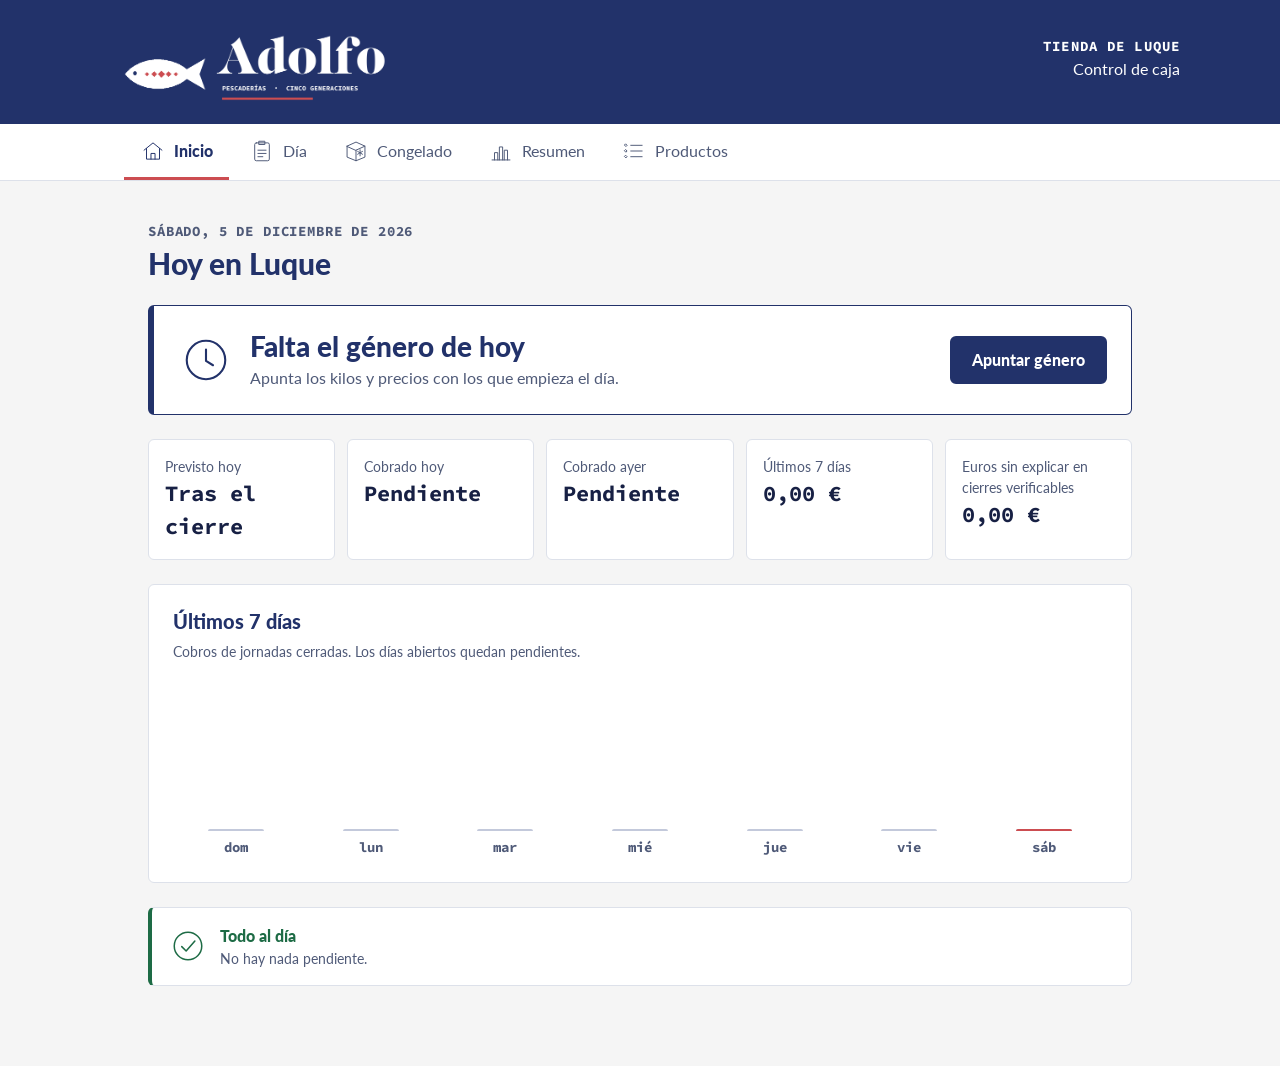
<file: index.html>
<!doctype html>
<html lang="es">
<head>
  <meta charset="utf-8">
  <meta name="viewport" content="width=device-width, initial-scale=1, viewport-fit=cover">
  <meta name="theme-color" content="#22326A">
  <title>Caja Luque · Pescaderías Adolfo</title>
  <link rel="icon" href="assets/icono-192.png">
  <link rel="manifest" href="manifest.webmanifest">
  <link rel="apple-touch-icon" href="assets/icono-apple.png">
  <meta name="apple-mobile-web-app-title" content="Caja Luque">
  <link rel="preconnect" href="https://fonts.googleapis.com">
  <link rel="preconnect" href="https://fonts.gstatic.com" crossorigin>
  <link href="https://fonts.googleapis.com/css2?family=Lato:wght@400;900&family=Source+Code+Pro:wght@700&display=swap" rel="stylesheet">
  <link rel="stylesheet" href="styles.css">
</head>
<body>
  <header class="cabecera">
    <div class="cabecera-in">
      <div class="logo-marco">
        <img src="assets/logo-adolfo.png" alt="Pescaderías Adolfo · Cinco generaciones" width="400" height="137">
      </div>
      <div class="tienda">
        <span class="dato-etiqueta">Tienda de Luque</span>
        <span>Control de caja</span>
      </div>
    </div>
  </header>

  <nav class="nav" aria-label="Secciones">
    <div class="nav-in">
      <button class="nav-btn" data-vista="inicio">
        <svg viewBox="0 0 64 64" aria-hidden="true"><path d="M10 30L32 12l22 18M16 26v26h32V26"/><path d="M27 52V38h10v14"/></svg>
        <span>Inicio</span>
      </button>
      <button class="nav-btn" data-vista="dia">
        <svg viewBox="0 0 64 64" aria-hidden="true"><rect x="14" y="12" width="36" height="44" rx="4"/><path d="M25 8h14v8H25zM22 30h20M22 38h20M22 46h12"/></svg>
        <span>Día</span>
      </button>
      <button class="nav-btn" data-vista="congelado">
        <svg viewBox="0 0 64 64" aria-hidden="true"><path d="M10 20l22-10 22 10-22 10zM10 20v27l22 9 22-9V20M32 30v26"/><path d="M42 29v15M36 33l12 7M36 40l12-7"/></svg>
        <span>Congelado</span>
      </button>
      <button class="nav-btn" data-vista="resumen">
        <svg viewBox="0 0 64 64" aria-hidden="true"><path d="M10 54h44"/><path d="M16 54V36h8v18M28 54V22h8v32M40 54V30h8v24"/></svg>
        <span>Resumen</span>
      </button>
      <button class="nav-btn" data-vista="productos">
        <svg viewBox="0 0 64 64" aria-hidden="true"><path d="M24 18h28M24 32h28M24 46h28"/><path d="M12 15l3 3-3 3-3-3zM12 29l3 3-3 3-3-3zM12 43l3 3-3 3-3-3z"/></svg>
        <span>Productos</span>
      </button>
    </div>
  </nav>

  <main>
    <div id="guardado-error" class="tarjeta error-fijo" role="alert" hidden>
      <strong id="guardado-mensaje"></strong> <button type="button" class="btn secundario" id="guardar-reintento">Reintentar</button>
    </div>
    <!-- INICIO -->
    <section id="vista-inicio" class="vista">
      <p class="sobretitulo" id="inicio-fecha"></p>
      <h1>Hoy en Luque</h1>
      <div id="inicio-estado"></div>
      <div class="cifras" id="inicio-cifras"></div>
      <section class="tarjeta">
        <h2>Últimos 7 días</h2>
        <p class="ayuda">Cobros de jornadas cerradas. Los días abiertos quedan pendientes.</p>
        <div id="inicio-grafico"></div>
      </section>
      <div id="inicio-avisos"></div>
    </section>

    <!-- DÍA -->
    <section id="vista-dia" class="vista" hidden>
      <div class="barra-fecha">
        <button class="btn-icono" id="dia-anterior" aria-label="Día anterior">‹</button>
        <input type="date" id="fecha" aria-label="Fecha">
        <button class="btn-icono" id="dia-siguiente" aria-label="Día siguiente">›</button>
        <button class="btn secundario" id="ir-hoy">Hoy</button>
      </div>
      <h1 id="fecha-larga" class="h1-fecha"></h1>

      <ol class="pasos" aria-label="Pasos del día">
        <li><button data-paso="1"><span class="paso-num">1</span><span class="paso-txt"><strong>Género</strong><small id="estado-paso-1"></small></span></button></li>
        <li><button data-paso="2"><span class="paso-num">2</span><span class="paso-txt"><strong>Cierre</strong><small id="estado-paso-2"></small></span></button></li>
        <li><button data-paso="3"><span class="paso-num">3</span><span class="paso-txt"><strong>Cuadre</strong><small id="estado-paso-3"></small></span></button></li>
      </ol>

      <!-- Paso 1: género -->
      <div id="panel-1" class="panel">
        <section class="tarjeta">
          <h2>Género con el que empieza el día</h2>
          <p class="ayuda">Lo rellena Ismael: kilos exactos de cada producto y precio de venta de hoy. El precio sale con el del último día.</p>
          <div class="rejilla">
            <label>Fondo de caja al empezar (€)
              <input type="text" class="num" inputmode="decimal" data-caja="fondo" placeholder="0,00">
            </label>
            <label>Buscar producto
              <input type="search" id="buscar" placeholder="Ej.: merluza" autocomplete="off">
            </label>
          </div>
          <button type="button" class="btn peligro" id="borrar-dia">Borrar este día</button>
        </section>
        <section class="tarjeta" id="rapido">
          <h2>Dictar o pegar género</h2>
          <p class="ayuda">Toca el micrófono del teclado y dicta varios productos seguidos. Puedes empezar por el producto o por los kilos. Si el precio sigue igual, puedes omitirlo.</p>
          <label>Lista del día
            <textarea id="rapido-texto" rows="3" placeholder="Boquerones gordos cinco kilos a seis euros. Dos kilos de pijota a nueve euros."></textarea>
          </label>
          <button type="button" class="btn primario" id="rapido-leer">Revisar lista</button>
          <div id="rapido-revision"></div>
        </section>
        <div id="genero"></div>
        <details id="cong-apertura" class="tarjeta"></details>
        <details class="tarjeta">
          <summary>Coste de compra por lote</summary>
          <p class="ayuda">Para una compra por cajas, pesa todo el lote sin envases y apunta cuánto se destinó a Luque. El género de apertura se registra arriba.</p>
          <div class="rejilla">
            <label>Producto <select id="lote-producto"></select></label>
            <label>Cajas compradas <input id="lote-cajas" inputmode="numeric"></label>
            <label>€/caja sin IVA <input id="lote-precio" inputmode="decimal"></label>
            <label>Kg netos del lote completo <input id="lote-netos" inputmode="decimal"></label>
            <label>Kg recibidos en Luque <input id="lote-luque" inputmode="decimal"></label>
          </div>
          <button type="button" id="lote-guardar" class="btn secundario">Guardar lote del producto</button>
          <p id="lote-estado" class="ayuda" role="status"></p>
        </details>
        <label class="ayuda"><input id="sin-genero" type="checkbox"> Hoy no hubo género en la tienda</label>
        <div class="acciones">
          <button class="btn primario" data-ir-vista="dia" data-ir-paso="2">Siguiente: cierre</button>
        </div>
      </div>

      <!-- Paso 2: cierre -->
      <div id="panel-2" class="panel" hidden>
        <div id="cierre-estado"></div>
        <fieldset id="cierre-form" class="sin-marco">
          <section class="tarjeta">
            <h2>Pescado y marisco que sobra</h2>
            <p class="ayuda">Pesa lo que queda de cada producto. Escribe 0 si se ha agotado. Una casilla vacía queda pendiente.</p>
            <div class="filas" id="cierre-fresco"></div>
          </section>
          <section class="tarjeta">
            <h2>Congelado que queda</h2>
            <p class="ayuda">Cuenta las bolsas (o pesa, si va a granel). Anota también las existencias que siguen intactas.</p>
            <div class="filas" id="cierre-congelado"></div>
          </section>
          <details class="tarjeta" id="movimientos">
            <summary>Movimientos y cambios de precio</summary>
            <div class="rejilla">
              <label>Producto <select id="salida-prod"></select></label>
              <label>Movimiento <select id="salida-tipo">
                <option value="merma">Pescado que se tira</option><option value="traslado">Traslado a otra tienda</option>
                <option value="precio">Cambio de PVP</option><option value="entrada">Entrada de género durante el día</option>
                <option value="retirada">Otra salida sin venta</option>
              </select></label>
              <label><span id="mov-etiqueta">Cantidad</span><input type="text" inputmode="decimal" id="salida-cant"></label>
              <label id="mov-precio-label" hidden>Nuevo PVP (€ por kg o unidad)<input id="mov-precio" inputmode="decimal"></label>
              <label id="mov-destino-label" hidden>Tienda de destino<input id="mov-destino" placeholder="Ej. Baena"></label>
              <label>Hora real <input type="time" id="mov-hora"></label>
              <label>Orden dentro del minuto <input id="mov-orden" type="number" inputmode="numeric" min="1" max="99" value="1"></label>
              <label>Nota <input type="text" id="salida-motivo" placeholder="Opcional"></label>
            </div>
            <p class="ayuda">Si coinciden con un cambio de precio, apunta 1 para lo que pasó primero, 2 para lo siguiente. El peso al cambiar de precio es lo que quedaba justo entonces.</p>
            <button type="button" class="btn secundario" id="salida-anadir">Añadir movimiento</button>
            <div id="lista-salidas" class="lista-salidas"></div>
          </details>
          <section class="tarjeta">
            <h2>Caja</h2>
            <div class="rejilla">
              <label>Efectivo contado en caja (€)
                <input type="text" class="num" inputmode="decimal" data-caja="contado" placeholder="0,00">
              </label>
              <label>Cobrado con tarjeta (€)
                <input type="text" class="num" inputmode="decimal" data-caja="tarjeta" placeholder="0,00">
              </label>
              <label>Cobrado por Bizum (€)
                <input type="text" class="num" inputmode="decimal" data-caja="bizum" placeholder="0,00">
              </label>
              <label>Gastos pagados con dinero de la caja (€)
                <input type="text" class="num" inputmode="decimal" data-caja="gastos" placeholder="0,00">
              </label>
              <label>Fondo que se deja para mañana (€)
                <input type="text" class="num" inputmode="decimal" data-caja="fondoManana" placeholder="0,00">
              </label>
            </div>
            <details><summary>Otros movimientos de efectivo</summary>
              <p class="ayuda">Para efectivo que entró o salió antes del recuento. Registra cada movimiento una sola vez. Los gastos ya tienen su casilla y el fondo de mañana se aparta después de contar.</p>
              <div class="rejilla">
                <label>Dinero añadido al cajón, aparte del fondo (€)<input data-caja="ingresos" inputmode="decimal"></label>
                <label>Dinero retirado antes de contar, aparte de gastos (€)<input data-caja="retiradas" inputmode="decimal"></label>
              </div></details>
            <details id="desglose">
              <summary>Contar el efectivo por billetes y monedas</summary>
              <div id="desglose-filas" class="desglose"></div>
              <p class="ayuda">El total se pasa solo a «Efectivo contado».</p>
            </details>
            <label>Notas
              <textarea data-caja="notas" rows="2" placeholder="Opcional"></textarea>
            </label>
          </section>
          <div class="acciones">
            <label id="legado-comprobacion" hidden>Parte, ticket o referencia con que has verificado el género, unidades, precios y limpieza de este cierre antiguo
              <input id="legado-parte" type="text"></label>
            <div id="faltas-cierre" role="alert" tabindex="-1" hidden></div>
            <button type="button" class="btn primario" id="terminar-cierre">Terminar cierre</button>
            <div id="confirmar-cierre" class="tarjeta" role="group" aria-labelledby="cierre-pregunta" hidden>
              <p id="cierre-pregunta">¿Guardar los recuentos y cobros y terminar el cierre?</p>
              <div class="botones">
                <button type="button" class="btn primario" id="cierre-confirmar">Confirmar cierre</button>
                <button type="button" class="btn secundario" id="cierre-cancelar">Seguir revisando</button>
              </div>
            </div>
          </div>
        </fieldset>
      </div>

      <!-- Paso 3: cuadre -->
      <div id="panel-3" class="panel" hidden>
        <div id="cuadre"></div>
      </div>
    </section>

    <!-- CONGELADO -->
    <section id="vista-congelado" class="vista" hidden>
      <h1>Congelado</h1>
      <section class="tarjeta">
        <h2>Stock en la tienda</h2>
        <p class="ayuda">Lo que hay ahora y lo que hace falta llevar para llegar al stock ideal.</p>
        <div id="lista-congelado"></div>
        <div class="botones">
          <button type="button" class="btn primario" id="copiar-reposicion">Copiar lista de reposición</button>
          <a class="btn secundario" id="whatsapp-reposicion" target="_blank" rel="noopener">Enviar por WhatsApp</a>
        </div>
      </section>
    </section>

    <!-- RESUMEN -->
    <section id="vista-resumen" class="vista" hidden>
      <h1>Resumen</h1>
      <div class="barra-fecha">
        <label class="en-linea">Mes <input type="month" id="mes"></label>
      </div>
      <div class="cifras" id="cifras-mes"></div>
      <section class="tarjeta">
        <h2>Cobrado cada día</h2>
        <div id="grafico-mes"></div>
      </section>
      <section class="tarjeta">
        <h2>Días</h2>
        <div class="tabla-envoltorio">
          <table class="tabla">
            <thead><tr><th>Día</th><th>Según género</th><th>Cobrado</th><th>Revisión</th></tr></thead>
            <tbody id="tabla-dias"></tbody>
          </table>
        </div>
      </section>
      <section class="tarjeta">
        <h2>Vendido por producto</h2>
        <div class="tabla-envoltorio">
          <table class="tabla">
            <thead><tr><th>Producto</th><th>Cantidad</th><th>Importe</th></tr></thead>
            <tbody id="tabla-productos"></tbody>
          </table>
        </div>
      </section>
    </section>

    <!-- PRODUCTOS -->
    <section id="vista-productos" class="vista" hidden>
      <h1>Productos y ajustes</h1>
      <section class="tarjeta">
        <h2>Ajustes</h2>
        <label class="interruptor">
          <input type="checkbox" id="ajuste-ciegas">
          <span><strong>Cierre a ciegas</strong>
            <small>Al cerrar no se ven los kilos del inicio ni lo que debería haber, y el cuadre solo aparece cuando se termina el cierre.</small></span>
        </label>
        <label>Teclado del mostrador
          <select id="ajuste-teclado">
            <option value="auto">Automático (en móvil y tablet)</option>
            <option value="si">Siempre</option>
            <option value="no">Nunca</option>
          </select>
        </label>
      </section>
      <form class="tarjeta" id="form-producto">
        <h2>Añadir producto</h2>
        <div class="rejilla">
          <label>Nombre <input type="text" id="nuevo-nombre" required></label>
          <label>Tipo
            <select id="nuevo-tipo">
              <option value="fresco">Pescado fresco</option>
              <option value="gordo">Pescado gordo</option>
              <option value="marisco">Marisco</option>
              <option value="congelado">Congelado</option>
            </select>
          </label>
        </div>
        <button type="submit" class="btn primario">Añadir producto</button>
      </form>
      <div id="lista-productos"></div>
      <section class="tarjeta">
        <h2>Copia de seguridad</h2>
        <p class="ayuda">Los datos se guardan en este dispositivo. Descarga una copia de vez en cuando.</p>
        <div class="botones">
          <button type="button" class="btn secundario" id="exportar">Descargar copia</button>
          <label class="btn secundario">Restaurar copia
            <input type="file" id="importar" accept="application/json" hidden>
          </label>
        </div>
      </section>
    </section>
    <p class="ayuda" id="estado-offline" role="status"></p>
  </main>

  <!-- Teclado numérico para el mostrador -->
  <div id="teclado" class="teclado" role="dialog" aria-label="Teclado numérico" hidden>
    <div class="teclado-in">
      <div class="teclado-cab">
        <span id="teclado-campo"></span>
        <output id="teclado-valor"></output>
      </div>
      <div class="teclado-teclas">
        <button data-tecla="7">7</button><button data-tecla="8">8</button><button data-tecla="9">9</button>
        <button data-tecla="4">4</button><button data-tecla="5">5</button><button data-tecla="6">6</button>
        <button data-tecla="1">1</button><button data-tecla="2">2</button><button data-tecla="3">3</button>
        <button data-tecla=",">,</button><button data-tecla="0">0</button>
        <button data-tecla="borrar" aria-label="Borrar último número">⌫</button>
      </div>
      <div class="teclado-acciones">
        <button class="btn secundario" data-tecla="limpiar">Vaciar</button>
        <button class="btn secundario" data-tecla="siguiente">Siguiente</button>
        <button class="btn primario" data-tecla="listo">Listo</button>
      </div>
    </div>
  </div>

  <div id="aviso" class="toast" role="status" aria-live="polite"></div>

  <script src="motor-cierre.js"></script>
  <script src="app.js"></script>
</body>
</html>
</file>
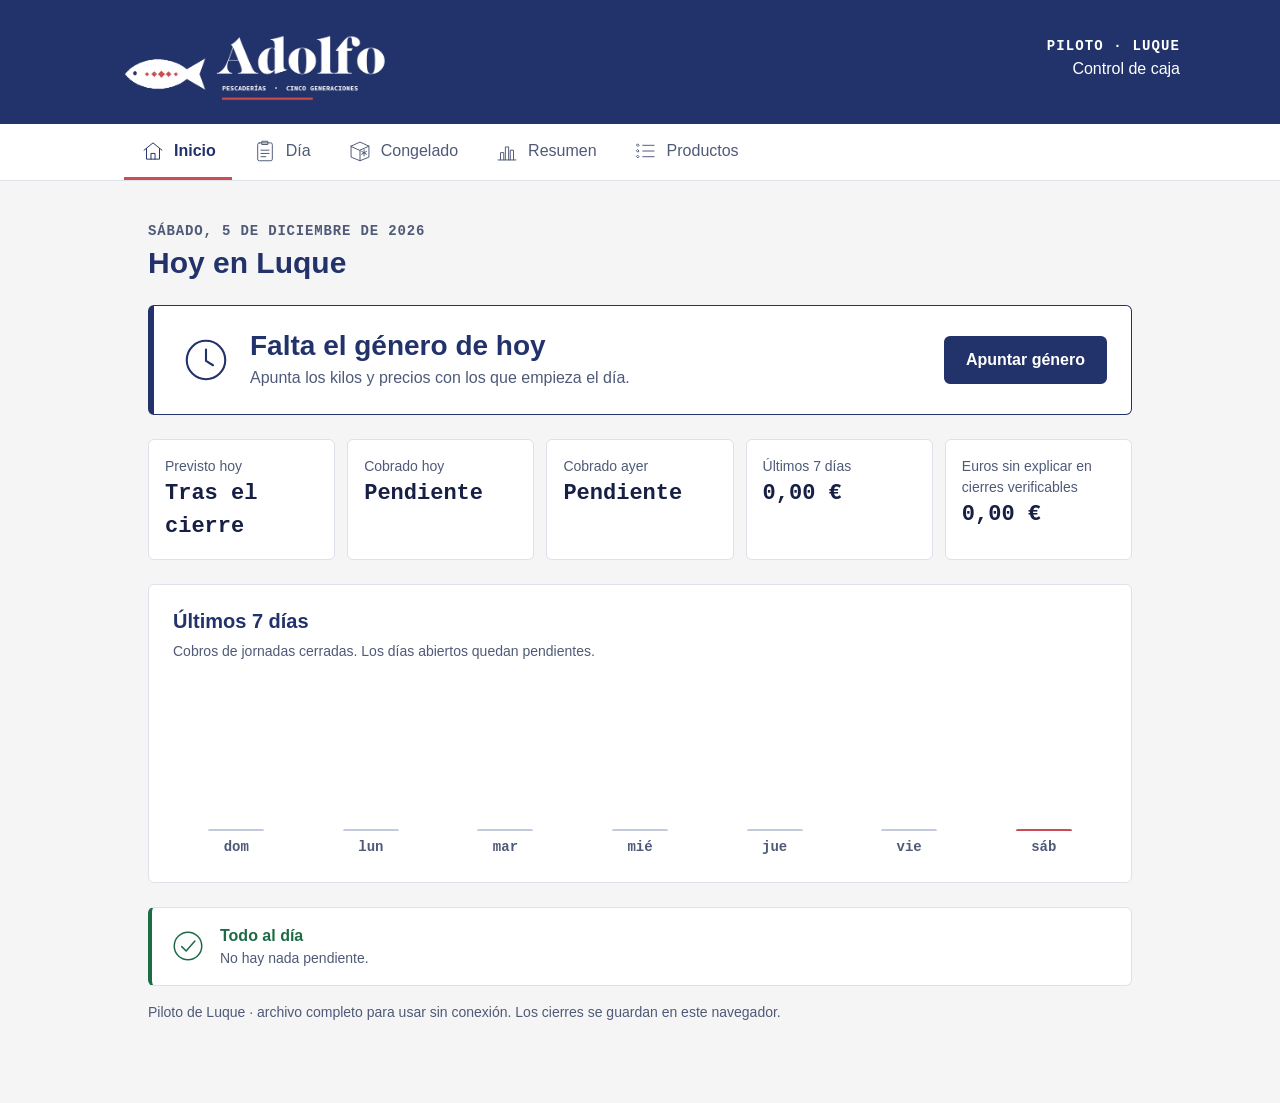
<file: piloto/Luque_piloto.html>
<!doctype html>
<html lang="es" data-piloto>
<head>
  <meta charset="utf-8">
  <meta name="viewport" content="width=device-width, initial-scale=1, viewport-fit=cover">
  <meta name="theme-color" content="#22326A">
  <title>Piloto · Caja Luque · Pescaderías Adolfo</title>
  <link rel="icon" href="[data-uri]">
  <link rel="apple-touch-icon" href="[data-uri]">
  <meta name="apple-mobile-web-app-title" content="Caja Luque">
  <style>/* Caja Luque — identidad Pescaderías Adolfo */

:root {
  --azul: #22326a;
  --coral: #cc4d51;
  --blanco: #ffffff;
  --gris: #f5f5f5;
  --tinta: #172044;
  --suave: #4f5a78;
  --borde: #dde1ea;
  --borde-campo: #8590ad;
  --azul-claro: #e9ecf4;

  /* Estados funcionales (siempre acompañados de icono y texto) */
  --ok: #1d6b45;
  --ok-fondo: #e6f2ec;
  --falta: #b3261e;
  --falta-fondo: #fbeae8;
  --sobra: #7a5300;
  --sobra-fondo: #fdf3df;

  --radio: 6px;
  --control: 48px;
  --letra: "Lato", Arial, sans-serif;
  --letra-dato: "Source Code Pro", Consolas, monospace;
}

* { box-sizing: border-box; }

html { -webkit-text-size-adjust: 100%; }

body {
  margin: 0;
  font-family: var(--letra);
  font-size: 16px;
  line-height: 1.5;
  background: var(--gris);
  color: var(--tinta);
}

h1 { font-weight: 900; font-size: 30px; line-height: 1.15; margin: 0 0 24px; color: var(--azul); }
h2 { font-weight: 900; font-size: 20px; line-height: 1.2; margin: 0 0 8px; color: var(--azul); }
p { margin: 0 0 8px; }
strong { font-weight: 900; }

:focus-visible { outline: 3px solid var(--coral); outline-offset: 2px; }

/* ---------- Cabecera ---------- */

.cabecera { background: var(--azul); color: var(--blanco); padding: 8px 24px 16px; }
.cabecera-in { max-width: 1080px; margin: 0 auto; display: flex; flex-wrap: wrap; align-items: center; justify-content: space-between; gap: 8px 24px; }
.logo-marco { width: 300px; height: 100px; overflow: hidden; flex: none; }
.logo-marco img { display: block; width: 400px; height: auto; }
.tienda { display: flex; flex-direction: column; text-align: right; }
.tienda span:last-child { font-size: 16px; }
.dato-etiqueta { font-family: var(--letra-dato); font-weight: 700; font-size: 14px; letter-spacing: .08em; text-transform: uppercase; }

@media (max-width: 599px) {
  .tienda { text-align: left; flex-direction: row; gap: 12px; align-items: baseline; }
}

/* ---------- Navegación ---------- */

.nav { background: var(--blanco); border-bottom: 1px solid var(--borde); }
.nav-in { max-width: 1080px; margin: 0 auto; display: flex; gap: 4px; padding: 0 24px; }
.nav-btn {
  display: flex; align-items: center; gap: 8px;
  min-height: 56px; padding: 0 16px;
  background: none; border: 0; border-bottom: 3px solid transparent;
  font: inherit; color: var(--suave); cursor: pointer;
}
.nav-btn svg { width: 26px; height: 26px; fill: none; stroke: currentColor; stroke-width: 2.4; stroke-linecap: round; stroke-linejoin: round; }
.nav-btn[aria-current="page"] { color: var(--azul); font-weight: 900; border-bottom-color: var(--coral); }

@media (max-width: 899px) {
  .nav {
    position: fixed; left: 0; right: 0; bottom: 0; z-index: 30;
    border-top: 1px solid var(--borde); border-bottom: 0;
    padding-bottom: env(safe-area-inset-bottom);
  }
  .nav-in { padding: 0; gap: 0; }
  .nav-btn {
    flex: 1; flex-direction: column; justify-content: center; gap: 2px;
    min-height: 64px; padding: 6px 2px; font-size: 14px;
    border-bottom: 0; border-top: 3px solid transparent;
  }
  .nav-btn[aria-current="page"] { border-top-color: var(--coral); }
  .nav-btn span { max-width: 100%; overflow: hidden; text-overflow: ellipsis; }
  body.con-teclado .nav { display: none; }
}

/* ---------- Estructura ---------- */

main { max-width: 1080px; margin: 0 auto; padding: 24px 24px 120px; }
@media (min-width: 900px) { main { padding: 40px 48px 64px; } }
body.con-teclado main { padding-bottom: 420px; }

.sobretitulo { font-family: var(--letra-dato); font-weight: 700; font-size: 14px; letter-spacing: .06em; text-transform: uppercase; color: var(--suave); margin-bottom: 4px; }

.tarjeta {
  background: var(--blanco);
  border: 1px solid var(--borde);
  border-radius: var(--radio);
  padding: 24px;
  margin-bottom: 24px;
}
@media (max-width: 599px) { .tarjeta { padding: 16px; margin-bottom: 16px; } }

.ayuda { color: var(--suave); font-size: 14px; margin-bottom: 16px; }
.rejilla { display: grid; grid-template-columns: repeat(auto-fit, minmax(220px, 1fr)); gap: 0 16px; }
.botones, .acciones { display: flex; flex-wrap: wrap; gap: 12px; }
.acciones { justify-content: flex-end; margin: 8px 0 24px; }
.acciones .btn { min-width: 220px; }
@media (max-width: 599px) { .acciones .btn { width: 100%; } }
fieldset.sin-marco { border: 0; padding: 0; margin: 0; min-width: 0; }

/* ---------- Formularios ---------- */

label { display: block; font-size: 14px; font-weight: 900; color: var(--tinta); margin-bottom: 16px; }
input, select, textarea {
  display: block; width: 100%;
  min-height: var(--control);
  margin-top: 6px;
  padding: 10px 12px;
  font: 400 16px/1.3 var(--letra);
  color: var(--tinta);
  background: var(--blanco);
  border: 1px solid var(--borde-campo);
  border-radius: var(--radio);
}
input:focus, select:focus, textarea:focus { border-color: var(--azul); outline: 2px solid var(--azul); outline-offset: 0; }
input:disabled, select:disabled, textarea:disabled { background: var(--gris); color: var(--suave); }
input.num { font-family: var(--letra-dato); font-weight: 700; font-size: 18px; text-align: right; }
input.num.activo { outline: 3px solid var(--coral); outline-offset: 0; border-color: var(--azul); }
input[type="date"], input[type="month"] { font-family: var(--letra-dato); font-weight: 700; }

.interruptor { display: flex; gap: 12px; align-items: flex-start; font-weight: 400; }
.interruptor input { width: 24px; min-height: 24px; height: 24px; margin: 2px 0 0; flex: none; accent-color: var(--azul); }
.interruptor small { display: block; color: var(--suave); font-size: 14px; }

/* ---------- Botones ---------- */

.btn {
  display: inline-flex; align-items: center; justify-content: center; gap: 8px;
  min-height: var(--control); padding: 0 20px;
  font: 900 16px/1.2 var(--letra);
  border-radius: var(--radio);
  border: 2px solid var(--azul);
  cursor: pointer; text-decoration: none; margin: 0;
}
.btn.primario { background: var(--azul); color: var(--blanco); }
.btn.primario:hover { background: var(--tinta); border-color: var(--tinta); }
.btn.secundario { background: var(--blanco); color: var(--azul); }
.btn.secundario:hover { background: var(--azul-claro); }
.btn.peligro { background: var(--blanco); color: var(--falta); border-color: var(--falta); }
.btn:disabled { opacity: .5; cursor: not-allowed; }
.btn-icono {
  width: var(--control); height: var(--control); flex: none;
  background: var(--blanco); color: var(--azul);
  border: 2px solid var(--azul); border-radius: var(--radio);
  font-size: 26px; line-height: 1; cursor: pointer;
}
.btn-borrar { width: 44px; height: 44px; background: none; border: 0; color: var(--falta); font-size: 20px; cursor: pointer; border-radius: var(--radio); }
.btn-borrar:hover { background: var(--falta-fondo); }

/* ---------- Fecha y pasos ---------- */

.barra-fecha { display: flex; gap: 8px; align-items: center; margin-bottom: 16px; flex-wrap: wrap; }
.barra-fecha input { flex: 1; min-width: 0; margin: 0; }
.en-linea { display: flex; align-items: center; gap: 12px; margin: 0; flex: 1; }
.en-linea input { margin: 0; }
.h1-fecha { font-size: 24px; margin-bottom: 16px; }
.h1-fecha::first-letter { text-transform: uppercase; }

.pasos { list-style: none; padding: 0; margin: 0 0 24px; display: grid; grid-template-columns: repeat(3, 1fr); gap: 8px; }
.pasos button {
  width: 100%; min-height: 64px; display: flex; align-items: center; gap: 10px;
  padding: 8px 12px; text-align: left; cursor: pointer;
  background: var(--blanco); color: var(--tinta);
  border: 1px solid var(--borde); border-radius: var(--radio); font: inherit;
}
.paso-num {
  flex: none; width: 32px; height: 32px; display: grid; place-items: center;
  border: 2px solid var(--azul); border-radius: 50%;
  font-family: var(--letra-dato); font-weight: 700; color: var(--azul);
}
.paso-txt { display: flex; flex-direction: column; line-height: 1.2; min-width: 0; }
.paso-txt small { font-size: 14px; color: var(--suave); white-space: nowrap; overflow: hidden; text-overflow: ellipsis; }
.pasos button[aria-current="step"] { border: 2px solid var(--azul); box-shadow: inset 0 -3px 0 var(--coral); }
.pasos button.hecho .paso-num { background: var(--azul); color: var(--blanco); }
@media (max-width: 599px) {
  .pasos button { flex-direction: column; align-items: center; text-align: center; gap: 4px; padding: 8px 4px; }
  .paso-txt { align-items: center; }
}

/* ---------- Listas de productos ---------- */

.cat-cab { display: flex; align-items: center; gap: 12px; margin-bottom: 8px; }
.cat-cab img { width: 44px; height: 44px; flex: none; }
.cat-cab h2 { margin: 0; }
.cat-cab .ayuda { margin: 0; }

.fila-prod {
  display: grid;
  grid-template-columns: 1fr 104px 104px;
  gap: 8px;
  align-items: center;
  min-height: 60px;
  border-bottom: 1px solid var(--gris);
}
.fila-prod.dos { grid-template-columns: 1fr 120px; }
.fila-prod input { margin: 0; }
.fila-prod.cab { min-height: 0; padding-bottom: 6px; border-bottom: 1px solid var(--borde); }
.fila-prod.cab span { font-family: var(--letra-dato); font-weight: 700; font-size: 14px; color: var(--suave); text-transform: uppercase; letter-spacing: .04em; }
.fila-prod.cab span:not(:first-child) { text-align: right; }
.nombre-prod { display: flex; flex-wrap: wrap; align-items: center; gap: 4px 8px; }
.con-dato .nombre-prod { font-weight: 900; color: var(--azul); }
.con-dato .nombre-prod::before { content: ""; width: 8px; height: 8px; background: var(--coral); transform: rotate(45deg); flex: none; }
.dato { text-align: right; font-family: var(--letra-dato); font-weight: 700; color: var(--suave); }
.etiqueta { font-family: var(--letra-dato); font-weight: 700; font-size: 14px; color: var(--suave); background: var(--gris); border-radius: 4px; padding: 0 6px; }
.oculto { display: none !important; }

details.otros { margin-top: 8px; }
summary { cursor: pointer; font-weight: 900; color: var(--azul); min-height: 44px; display: flex; align-items: center; }

@media (max-width: 420px) {
  .fila-prod { grid-template-columns: 1fr 88px 88px; }
}

/* ---------- Retiradas y mermas ---------- */

.lista-salidas { margin-top: 16px; }
.salida { display: grid; grid-template-columns: auto 1fr auto 44px; gap: 12px; align-items: center; padding: 8px 0; border-top: 1px solid var(--gris); }
.salida small { display: block; color: var(--suave); font-size: 14px; }

/* ---------- Avisos y resultados ---------- */

.icono { width: 40px; height: 40px; flex: none; }
.icono svg { width: 100%; height: 100%; fill: none; stroke: currentColor; stroke-width: 2.4; stroke-linecap: round; stroke-linejoin: round; }

.aviso {
  display: flex; gap: 12px; align-items: center; flex-wrap: wrap;
  background: var(--blanco); border: 1px solid var(--borde); border-left: 4px solid var(--azul);
  border-radius: var(--radio); padding: 16px; margin-bottom: 16px;
}
.aviso .icono { color: var(--azul); }
.aviso > div { flex: 1; min-width: 180px; }
.aviso p { margin: 0; color: var(--suave); font-size: 14px; }
.aviso.ok { border-left-color: var(--ok); }
.aviso.ok .icono { color: var(--ok); }

.resultado {
  display: flex; gap: 16px; align-items: center; flex-wrap: wrap;
  border-radius: var(--radio); padding: 24px; margin-bottom: 24px;
  background: var(--blanco); border: 1px solid var(--borde); border-left-width: 6px;
}
.resultado .icono { width: 56px; height: 56px; }
.resultado > div { flex: 1; min-width: 200px; }
.resultado .grande { font-size: 28px; font-weight: 900; line-height: 1.15; margin: 0; }
.resultado p { margin: 4px 0 0; color: var(--suave); }
.resultado.ok { background: var(--ok-fondo); border-color: var(--ok); }
.resultado.ok .icono, .resultado.ok .grande { color: var(--ok); }
.resultado.falta { background: var(--falta-fondo); border-color: var(--falta); }
.resultado.falta .icono, .resultado.falta .grande { color: var(--falta); }
.resultado.sobra { background: var(--sobra-fondo); border-color: var(--sobra); }
.resultado.sobra .icono, .resultado.sobra .grande { color: var(--sobra); }
.resultado.pendiente { border-color: var(--azul); }
.resultado.pendiente .icono, .resultado.pendiente .grande { color: var(--azul); }

.ok { color: var(--ok); }
.falta { color: var(--falta); }
.sobra { color: var(--sobra); }

/* ---------- Cifras ---------- */

.cifras { display: grid; grid-template-columns: repeat(auto-fit, minmax(140px, 1fr)); gap: 12px; margin-bottom: 24px; }
.cifra { background: var(--blanco); border: 1px solid var(--borde); border-radius: var(--radio); padding: 16px; }
.cifra small { display: block; color: var(--suave); font-size: 14px; }
.cifra strong { font-family: var(--letra-dato); font-weight: 700; font-size: 22px; color: var(--tinta); }

/* ---------- Gráfico de barras ---------- */

.grafico { display: flex; align-items: flex-end; gap: 8px; height: 180px; padding-top: 24px; }
.barra { flex: 1; display: flex; flex-direction: column; align-items: center; justify-content: flex-end; height: 100%; min-width: 0; }
.barra-col { width: 100%; max-width: 56px; background: var(--azul); border-radius: 4px 4px 0 0; min-height: 2px; }
.barra.provisional .barra-col { background: #c3c9db; }
.barra.hoy .barra-col { box-shadow: inset 0 4px 0 var(--coral); }
.barra-valor { font-family: var(--letra-dato); font-weight: 700; font-size: 14px; color: var(--tinta); white-space: nowrap; margin-bottom: 4px; }
.barra-dia { font-family: var(--letra-dato); font-weight: 700; font-size: 14px; color: var(--suave); margin-top: 6px; }
.grafico.denso .barra-valor { display: none; }
.grafico.denso { gap: 3px; }
@media (max-width: 599px) { .grafico .barra-valor { display: none; } }

/* ---------- Detalle de cuadre ---------- */

.linea { display: grid; grid-template-columns: 1fr auto; gap: 4px 16px; padding: 10px 0; border-bottom: 1px solid var(--gris); }
.linea small { color: var(--suave); font-size: 14px; font-family: var(--letra-dato); font-weight: 700; }
.linea .importe { font-family: var(--letra-dato); font-weight: 700; text-align: right; grid-row: span 2; align-self: center; }
.linea.total { border-top: 2px solid var(--azul); border-bottom: 0; font-weight: 900; }
.linea.total .importe { font-size: 20px; }

/* ---------- Tablas ---------- */

.tabla-envoltorio { overflow-x: auto; }
.tabla { width: 100%; border-collapse: collapse; }
.tabla th, .tabla td { padding: 12px 8px; text-align: right; border-bottom: 1px solid var(--borde); white-space: nowrap; }
.tabla td { font-family: var(--letra-dato); font-weight: 700; }
.tabla th:first-child, .tabla td:first-child { text-align: left; font-family: var(--letra); font-weight: 400; }
.tabla th { font-size: 14px; font-weight: 900; color: var(--suave); }
.tabla tbody tr[data-fecha] { cursor: pointer; }
.tabla tbody tr[data-fecha]:hover { background: var(--gris); }
.vacio { color: var(--suave); text-align: center !important; padding: 24px !important; font-family: var(--letra) !important; font-weight: 400 !important; }

/* ---------- Productos ---------- */

.productos .fila-prod { grid-template-columns: 1fr 110px 44px; }
.productos.f-cong { overflow-x: auto; }
.productos.f-cong .fila-prod { grid-template-columns: 1.6fr 1fr 1.3fr repeat(4, 1fr) 44px; min-width: 860px; }
.productos .fila-prod input:first-child { text-align: left; }
.productos select { margin: 0; }

/* ---------- Desglose de efectivo ---------- */

details#desglose { margin-bottom: 16px; }
.desglose { display: grid; grid-template-columns: repeat(auto-fill, minmax(140px, 1fr)); gap: 8px 12px; }
.desglose label { margin: 0; display: grid; grid-template-columns: 60px 1fr; align-items: center; gap: 8px; }
.desglose span { text-align: right; font-family: var(--letra-dato); font-weight: 700; }
.desglose input { margin: 0; }

/* ---------- Teclado del mostrador ---------- */

.teclado {
  position: fixed; left: 0; right: 0; bottom: 0; z-index: 50;
  background: var(--blanco); border-top: 1px solid var(--borde);
  box-shadow: 0 -4px 16px rgba(23, 32, 68, .12);
  padding: 12px 16px calc(12px + env(safe-area-inset-bottom));
}
.teclado-in { max-width: 520px; margin: 0 auto; }
.teclado-cab { display: flex; justify-content: space-between; align-items: baseline; gap: 12px; margin-bottom: 8px; }
#teclado-campo { font-weight: 900; color: var(--azul); overflow: hidden; text-overflow: ellipsis; white-space: nowrap; }
#teclado-valor { font-family: var(--letra-dato); font-weight: 700; font-size: 24px; }
.teclado-teclas { display: grid; grid-template-columns: repeat(3, 1fr); gap: 8px; margin-bottom: 8px; }
.teclado-teclas button {
  min-height: 56px; font-family: var(--letra-dato); font-weight: 700; font-size: 24px;
  background: var(--gris); color: var(--tinta); border: 1px solid var(--borde); border-radius: var(--radio); cursor: pointer;
}
.teclado-teclas button:active { background: var(--azul-claro); }
.teclado-acciones { display: grid; grid-template-columns: 1fr 1fr 1.3fr; gap: 8px; }
.teclado-acciones .btn { padding: 0 8px; }

/* ---------- Mensaje flotante ---------- */

.toast {
  position: fixed; left: 50%; bottom: 96px; transform: translateX(-50%);
  background: var(--tinta); color: var(--blanco);
  padding: 12px 20px; border-radius: var(--radio); z-index: 60;
  opacity: 0; pointer-events: none; transition: opacity .2s;
  max-width: calc(100% - 48px);
}
.toast.visible { opacity: 1; }

@media (prefers-reduced-motion: reduce) {
  * { transition: none !important; scroll-behavior: auto !important; }
}

/* ---------- Rellenar rápido ---------- */

.codigo { font-family: var(--letra-dato); font-weight: 700; font-size: 14px; color: var(--suave); }
.con-dato .nombre-prod .codigo { color: var(--suave); }
#rapido textarea { font-size: 16px; }
#rapido .botones { margin-bottom: 8px; }
#rapido-revision h3 { font-size: 18px; color: var(--azul); margin: 24px 0 4px; }
.fila-prod.rev { grid-template-columns: 28px 1fr 96px 96px; }
.fila-prod.rev input[type="checkbox"] { width: 24px; min-height: 24px; height: 24px; margin: 0; accent-color: var(--azul); }
.fila-prod.cab.rev span:nth-child(2) { text-align: left; }
.fila-prod.rev .nota { display: block; width: 100%; font-size: 14px; color: var(--suave); font-weight: 400; }
.fila-prod.rev.dudosa { background: var(--sobra-fondo); }
.fila-prod.rev.dudosa .nota { color: var(--sobra); font-weight: 900; }
#rapido-revision .aviso { margin-top: 16px; }
#rapido-revision .botones { margin-top: 16px; }
@media (max-width: 420px) { .fila-prod.rev { grid-template-columns: 24px 1fr 80px 80px; gap: 6px; } }

.celda-rev { min-width: 0; }
.celda-rev input { font-size: 16px; padding: 8px 6px; }
.fila-prod.rev { padding: 6px 0; }

/* Revisión del cierre en el mostrador */
.incidencias { margin: .45rem 0; padding-left: 1.3rem; }
.incidencias li { margin-bottom: .35rem; }
.error-fijo, #faltas-cierre { border: 2px solid #a33c39; padding: .8rem; border-radius: .7rem; background: #fff7f4; color: #592522; }
.error-fijo { position: sticky; top: 0; z-index: 25; }
details.tarjeta > summary { cursor: pointer; font-weight: 700; }
details.tarjeta[open] > summary { margin-bottom: .8rem; }
.revision-cifras { display: grid; grid-template-columns: repeat(2,minmax(0,1fr)); gap: .6rem; margin: .7rem 0 1rem; }
.revision-cifras .cifra { min-width: 0; }
.revision-cifras strong { display: block; font-variant-numeric: tabular-nums; }
#vista-dia [hidden], #guardado-error[hidden] { display: none !important; }
#faltas-cierre { flex: 1 0 100%; }
#panel-2 .acciones { flex-wrap: wrap; }
.revision-registro { overflow-wrap: anywhere; }
.revision-registro pre { white-space: pre-wrap; font-size: .82rem; }
.productos:not(.f-cong) .fila-prod { grid-template-columns: minmax(72px,1fr) minmax(42px,.4fr) minmax(55px,.5fr) 36px; }
</style>
</head>
<body>
  <header class="cabecera">
    <div class="cabecera-in">
      <div class="logo-marco">
        <img src="[data-uri]" alt="Pescaderías Adolfo · Cinco generaciones" width="400" height="137">
      </div>
      <div class="tienda">
        <span class="dato-etiqueta">Piloto · Luque</span>
        <span>Control de caja</span>
      </div>
    </div>
  </header>

  <nav class="nav" aria-label="Secciones">
    <div class="nav-in">
      <button class="nav-btn" data-vista="inicio">
        <svg viewBox="0 0 64 64" aria-hidden="true"><path d="M10 30L32 12l22 18M16 26v26h32V26"/><path d="M27 52V38h10v14"/></svg>
        <span>Inicio</span>
      </button>
      <button class="nav-btn" data-vista="dia">
        <svg viewBox="0 0 64 64" aria-hidden="true"><rect x="14" y="12" width="36" height="44" rx="4"/><path d="M25 8h14v8H25zM22 30h20M22 38h20M22 46h12"/></svg>
        <span>Día</span>
      </button>
      <button class="nav-btn" data-vista="congelado">
        <svg viewBox="0 0 64 64" aria-hidden="true"><path d="M10 20l22-10 22 10-22 10zM10 20v27l22 9 22-9V20M32 30v26"/><path d="M42 29v15M36 33l12 7M36 40l12-7"/></svg>
        <span>Congelado</span>
      </button>
      <button class="nav-btn" data-vista="resumen">
        <svg viewBox="0 0 64 64" aria-hidden="true"><path d="M10 54h44"/><path d="M16 54V36h8v18M28 54V22h8v32M40 54V30h8v24"/></svg>
        <span>Resumen</span>
      </button>
      <button class="nav-btn" data-vista="productos">
        <svg viewBox="0 0 64 64" aria-hidden="true"><path d="M24 18h28M24 32h28M24 46h28"/><path d="M12 15l3 3-3 3-3-3zM12 29l3 3-3 3-3-3zM12 43l3 3-3 3-3-3z"/></svg>
        <span>Productos</span>
      </button>
    </div>
  </nav>

  <main>
    <div id="guardado-error" class="tarjeta error-fijo" role="alert" hidden>
      <strong id="guardado-mensaje"></strong> <button type="button" class="btn secundario" id="guardar-reintento">Reintentar</button>
    </div>
    <!-- INICIO -->
    <section id="vista-inicio" class="vista">
      <p class="sobretitulo" id="inicio-fecha"></p>
      <h1>Hoy en Luque</h1>
      <div id="inicio-estado"></div>
      <div class="cifras" id="inicio-cifras"></div>
      <section class="tarjeta">
        <h2>Últimos 7 días</h2>
        <p class="ayuda">Cobros de jornadas cerradas. Los días abiertos quedan pendientes.</p>
        <div id="inicio-grafico"></div>
      </section>
      <div id="inicio-avisos"></div>
    </section>

    <!-- DÍA -->
    <section id="vista-dia" class="vista" hidden>
      <div class="barra-fecha">
        <button class="btn-icono" id="dia-anterior" aria-label="Día anterior">‹</button>
        <input type="date" id="fecha" aria-label="Fecha">
        <button class="btn-icono" id="dia-siguiente" aria-label="Día siguiente">›</button>
        <button class="btn secundario" id="ir-hoy">Hoy</button>
      </div>
      <h1 id="fecha-larga" class="h1-fecha"></h1>

      <ol class="pasos" aria-label="Pasos del día">
        <li><button data-paso="1"><span class="paso-num">1</span><span class="paso-txt"><strong>Género</strong><small id="estado-paso-1"></small></span></button></li>
        <li><button data-paso="2"><span class="paso-num">2</span><span class="paso-txt"><strong>Cierre</strong><small id="estado-paso-2"></small></span></button></li>
        <li><button data-paso="3"><span class="paso-num">3</span><span class="paso-txt"><strong>Cuadre</strong><small id="estado-paso-3"></small></span></button></li>
      </ol>

      <!-- Paso 1: género -->
      <div id="panel-1" class="panel">
        <section class="tarjeta">
          <h2>Género con el que empieza el día</h2>
          <p class="ayuda">Lo rellena Ismael: kilos exactos de cada producto y precio de venta de hoy. El precio sale con el del último día.</p>
          <div class="rejilla">
            <label>Fondo de caja al empezar (€)
              <input type="text" class="num" inputmode="decimal" data-caja="fondo" placeholder="0,00">
            </label>
            <label>Buscar producto
              <input type="search" id="buscar" placeholder="Ej.: merluza" autocomplete="off">
            </label>
          </div>
          <button type="button" class="btn peligro" id="borrar-dia">Borrar este día</button>
        </section>
        <section class="tarjeta" id="rapido">
          <h2>Dictar o pegar género</h2>
          <p class="ayuda">Toca el micrófono del teclado y dicta varios productos seguidos. Puedes empezar por el producto o por los kilos. Si el precio sigue igual, puedes omitirlo.</p>
          <label>Lista del día
            <textarea id="rapido-texto" rows="3" placeholder="Boquerones gordos cinco kilos a seis euros. Dos kilos de pijota a nueve euros."></textarea>
          </label>
          <button type="button" class="btn primario" id="rapido-leer">Revisar lista</button>
          <div id="rapido-revision"></div>
        </section>
        <div id="genero"></div>
        <details id="cong-apertura" class="tarjeta"></details>
        <details class="tarjeta">
          <summary>Coste de compra por lote</summary>
          <p class="ayuda">Para una compra por cajas, pesa todo el lote sin envases y apunta cuánto se destinó a Luque. El género de apertura se registra arriba.</p>
          <div class="rejilla">
            <label>Producto <select id="lote-producto"></select></label>
            <label>Cajas compradas <input id="lote-cajas" inputmode="numeric"></label>
            <label>€/caja sin IVA <input id="lote-precio" inputmode="decimal"></label>
            <label>Kg netos del lote completo <input id="lote-netos" inputmode="decimal"></label>
            <label>Kg recibidos en Luque <input id="lote-luque" inputmode="decimal"></label>
          </div>
          <button type="button" id="lote-guardar" class="btn secundario">Guardar lote del producto</button>
          <p id="lote-estado" class="ayuda" role="status"></p>
        </details>
        <label class="ayuda"><input id="sin-genero" type="checkbox"> Hoy no hubo género en la tienda</label>
        <div class="acciones">
          <button class="btn primario" data-ir-vista="dia" data-ir-paso="2">Siguiente: cierre</button>
        </div>
      </div>

      <!-- Paso 2: cierre -->
      <div id="panel-2" class="panel" hidden>
        <div id="cierre-estado"></div>
        <fieldset id="cierre-form" class="sin-marco">
          <section class="tarjeta">
            <h2>Pescado y marisco que sobra</h2>
            <p class="ayuda">Pesa lo que queda de cada producto. Escribe 0 si se ha agotado. Una casilla vacía queda pendiente.</p>
            <div class="filas" id="cierre-fresco"></div>
          </section>
          <section class="tarjeta">
            <h2>Congelado que queda</h2>
            <p class="ayuda">Cuenta las bolsas (o pesa, si va a granel). Anota también las existencias que siguen intactas.</p>
            <div class="filas" id="cierre-congelado"></div>
          </section>
          <details class="tarjeta" id="movimientos">
            <summary>Movimientos y cambios de precio</summary>
            <div class="rejilla">
              <label>Producto <select id="salida-prod"></select></label>
              <label>Movimiento <select id="salida-tipo">
                <option value="merma">Pescado que se tira</option><option value="traslado">Traslado a otra tienda</option>
                <option value="precio">Cambio de PVP</option><option value="entrada">Entrada de género durante el día</option>
                <option value="retirada">Otra salida sin venta</option>
              </select></label>
              <label><span id="mov-etiqueta">Cantidad</span><input type="text" inputmode="decimal" id="salida-cant"></label>
              <label id="mov-precio-label" hidden>Nuevo PVP (€ por kg o unidad)<input id="mov-precio" inputmode="decimal"></label>
              <label id="mov-destino-label" hidden>Tienda de destino<input id="mov-destino" placeholder="Ej. Baena"></label>
              <label>Hora real <input type="time" id="mov-hora"></label>
              <label>Orden dentro del minuto <input id="mov-orden" type="number" inputmode="numeric" min="1" max="99" value="1"></label>
              <label>Nota <input type="text" id="salida-motivo" placeholder="Opcional"></label>
            </div>
            <p class="ayuda">Si coinciden con un cambio de precio, apunta 1 para lo que pasó primero, 2 para lo siguiente. El peso al cambiar de precio es lo que quedaba justo entonces.</p>
            <button type="button" class="btn secundario" id="salida-anadir">Añadir movimiento</button>
            <div id="lista-salidas" class="lista-salidas"></div>
          </details>
          <section class="tarjeta">
            <h2>Caja</h2>
            <div class="rejilla">
              <label>Efectivo contado en caja (€)
                <input type="text" class="num" inputmode="decimal" data-caja="contado" placeholder="0,00">
              </label>
              <label>Cobrado con tarjeta (€)
                <input type="text" class="num" inputmode="decimal" data-caja="tarjeta" placeholder="0,00">
              </label>
              <label>Cobrado por Bizum (€)
                <input type="text" class="num" inputmode="decimal" data-caja="bizum" placeholder="0,00">
              </label>
              <label>Gastos pagados con dinero de la caja (€)
                <input type="text" class="num" inputmode="decimal" data-caja="gastos" placeholder="0,00">
              </label>
              <label>Fondo que se deja para mañana (€)
                <input type="text" class="num" inputmode="decimal" data-caja="fondoManana" placeholder="0,00">
              </label>
            </div>
            <details><summary>Otros movimientos de efectivo</summary>
              <p class="ayuda">Para efectivo que entró o salió antes del recuento. Registra cada movimiento una sola vez. Los gastos ya tienen su casilla y el fondo de mañana se aparta después de contar.</p>
              <div class="rejilla">
                <label>Dinero añadido al cajón, aparte del fondo (€)<input data-caja="ingresos" inputmode="decimal"></label>
                <label>Dinero retirado antes de contar, aparte de gastos (€)<input data-caja="retiradas" inputmode="decimal"></label>
              </div></details>
            <details id="desglose">
              <summary>Contar el efectivo por billetes y monedas</summary>
              <div id="desglose-filas" class="desglose"></div>
              <p class="ayuda">El total se pasa solo a «Efectivo contado».</p>
            </details>
            <label>Notas
              <textarea data-caja="notas" rows="2" placeholder="Opcional"></textarea>
            </label>
          </section>
          <div class="acciones">
            <label id="legado-comprobacion" hidden>Parte, ticket o referencia con que has verificado el género, unidades, precios y limpieza de este cierre antiguo
              <input id="legado-parte" type="text"></label>
            <div id="faltas-cierre" role="alert" tabindex="-1" hidden></div>
            <button type="button" class="btn primario" id="terminar-cierre">Terminar cierre</button>
            <div id="confirmar-cierre" class="tarjeta" role="group" aria-labelledby="cierre-pregunta" hidden>
              <p id="cierre-pregunta">¿Guardar los recuentos y cobros y terminar el cierre?</p>
              <div class="botones">
                <button type="button" class="btn primario" id="cierre-confirmar">Confirmar cierre</button>
                <button type="button" class="btn secundario" id="cierre-cancelar">Seguir revisando</button>
              </div>
            </div>
          </div>
        </fieldset>
      </div>

      <!-- Paso 3: cuadre -->
      <div id="panel-3" class="panel" hidden>
        <div id="cuadre"></div>
      </div>
    </section>

    <!-- CONGELADO -->
    <section id="vista-congelado" class="vista" hidden>
      <h1>Congelado</h1>
      <section class="tarjeta">
        <h2>Stock en la tienda</h2>
        <p class="ayuda">Lo que hay ahora y lo que hace falta llevar para llegar al stock ideal.</p>
        <div id="lista-congelado"></div>
        <div class="botones">
          <button type="button" class="btn primario" id="copiar-reposicion">Copiar lista de reposición</button>
          <a class="btn secundario" id="whatsapp-reposicion" target="_blank" rel="noopener">Enviar por WhatsApp</a>
        </div>
      </section>
    </section>

    <!-- RESUMEN -->
    <section id="vista-resumen" class="vista" hidden>
      <h1>Resumen</h1>
      <div class="barra-fecha">
        <label class="en-linea">Mes <input type="month" id="mes"></label>
      </div>
      <div class="cifras" id="cifras-mes"></div>
      <section class="tarjeta">
        <h2>Cobrado cada día</h2>
        <div id="grafico-mes"></div>
      </section>
      <section class="tarjeta">
        <h2>Días</h2>
        <div class="tabla-envoltorio">
          <table class="tabla">
            <thead><tr><th>Día</th><th>Según género</th><th>Cobrado</th><th>Revisión</th></tr></thead>
            <tbody id="tabla-dias"></tbody>
          </table>
        </div>
      </section>
      <section class="tarjeta">
        <h2>Vendido por producto</h2>
        <div class="tabla-envoltorio">
          <table class="tabla">
            <thead><tr><th>Producto</th><th>Cantidad</th><th>Importe</th></tr></thead>
            <tbody id="tabla-productos"></tbody>
          </table>
        </div>
      </section>
    </section>

    <!-- PRODUCTOS -->
    <section id="vista-productos" class="vista" hidden>
      <h1>Productos y ajustes</h1>
      <section class="tarjeta">
        <h2>Ajustes</h2>
        <label class="interruptor">
          <input type="checkbox" id="ajuste-ciegas">
          <span><strong>Cierre a ciegas</strong>
            <small>Al cerrar no se ven los kilos del inicio ni lo que debería haber, y el cuadre solo aparece cuando se termina el cierre.</small></span>
        </label>
        <label>Teclado del mostrador
          <select id="ajuste-teclado">
            <option value="auto">Automático (en móvil y tablet)</option>
            <option value="si">Siempre</option>
            <option value="no">Nunca</option>
          </select>
        </label>
      </section>
      <form class="tarjeta" id="form-producto">
        <h2>Añadir producto</h2>
        <div class="rejilla">
          <label>Nombre <input type="text" id="nuevo-nombre" required></label>
          <label>Tipo
            <select id="nuevo-tipo">
              <option value="fresco">Pescado fresco</option>
              <option value="gordo">Pescado gordo</option>
              <option value="marisco">Marisco</option>
              <option value="congelado">Congelado</option>
            </select>
          </label>
        </div>
        <button type="submit" class="btn primario">Añadir producto</button>
      </form>
      <div id="lista-productos"></div>
      <section class="tarjeta">
        <h2>Copia de seguridad</h2>
        <p class="ayuda">Los datos se guardan en este dispositivo. Descarga una copia de vez en cuando.</p>
        <div class="botones">
          <button type="button" class="btn secundario" id="exportar">Descargar copia</button>
          <label class="btn secundario">Restaurar copia
            <input type="file" id="importar" accept="application/json" hidden>
          </label>
        </div>
      </section>
    </section>
    <p class="ayuda" id="estado-offline" role="status"></p>
  </main>

  <!-- Teclado numérico para el mostrador -->
  <div id="teclado" class="teclado" role="dialog" aria-label="Teclado numérico" hidden>
    <div class="teclado-in">
      <div class="teclado-cab">
        <span id="teclado-campo"></span>
        <output id="teclado-valor"></output>
      </div>
      <div class="teclado-teclas">
        <button data-tecla="7">7</button><button data-tecla="8">8</button><button data-tecla="9">9</button>
        <button data-tecla="4">4</button><button data-tecla="5">5</button><button data-tecla="6">6</button>
        <button data-tecla="1">1</button><button data-tecla="2">2</button><button data-tecla="3">3</button>
        <button data-tecla=",">,</button><button data-tecla="0">0</button>
        <button data-tecla="borrar" aria-label="Borrar último número">⌫</button>
      </div>
      <div class="teclado-acciones">
        <button class="btn secundario" data-tecla="limpiar">Vaciar</button>
        <button class="btn secundario" data-tecla="siguiente">Siguiente</button>
        <button class="btn primario" data-tecla="listo">Listo</button>
      </div>
    </div>
  </div>

  <div id="aviso" class="toast" role="status" aria-live="polite"></div>

  <script>
// Cantidades en milésimas de kg/ud; dinero en céntimos. El motor no lee el catálogo ni el reloj.
const MotorCierre = (() => {
  const copia = (obj) => JSON.parse(JSON.stringify(obj));
  const objeto = (x) => x !== null && typeof x === 'object' && !Array.isArray(x);
  const numero = (x) => typeof x === 'number' && Number.isFinite(x) && x >= 0;
  const moneda = (x) => numero(x) && Number.isSafeInteger(x);
  const cantidad = (x, unidad) => numero(x) && Number.isSafeInteger(Math.round(x * 1000))
    && Math.abs(x * 1000 - Math.round(x * 1000)) < 0.000001 && (unidad !== 'ud' || Number.isInteger(x));
  const mil = (x) => Math.round(x * 1000);
  const fmtN = (x) => x.toLocaleString('es-ES', { maximumFractionDigits: 3 });
  const tipos = ['entrada', 'precio', 'merma', 'traslado', 'retirada'];
  const horaValida = (x) => typeof x === 'string' && /^([01]\d|2[0-3]):[0-5]\d$/.test(x);
  const validaOrden = (x) => Number.isSafeInteger(x) && x >= 1 && x <= 99;
  const camposCaja = { fondo: 'fondo de apertura', contado: 'efectivo contado', tarjeta: 'total de tarjeta', bizum: 'total de Bizum' };
  // La báscula entrega gramos. Redondeamos al céntimo al final de cada tramo, incluso en un medio céntimo exacto.
  function importeTramo(gramos, precio, limpieza) {
    if (gramos <= 0 || !Number.isSafeInteger(gramos) || !moneda(precio) || !numero(limpieza) || limpieza > 100) return 0;
    if (limpieza === 0 && Number.isSafeInteger(gramos * precio)) return Math.round(gramos * precio / 1000);
    const [mantisa, exponente = '0'] = String(limpieza).split('e');
    const [entera, decimal = ''] = mantisa.split('.');
    const lugares = decimal.length - Number(exponente);
    const escala = 10n ** BigInt(Math.max(0, lugares));
    const porcentaje = BigInt(entera + decimal) * 10n ** BigInt(Math.max(0, -lugares));
    const dividendo = BigInt(gramos) * BigInt(precio) * (100n * escala - porcentaje);
    const divisor = 100000n * escala;
    return Number((2n * dividendo + divisor) / (2n * divisor));
  }
  function ficha(p, pvp, apertura) {
    return { id: p.id, nombre: p.nombre, tipo: p.tipo, unidad: p.tipo === 'congelado' && p.unidad !== 'kg' ? 'ud' : 'kg',
      formato: p.formato || '', merma: p.merma ?? 0, coste: p.coste ?? null, pvp: pvp ?? null, apertura: apertura ?? 0 };
  }
  function compra(lote) {
    if (!lote) return null;
    const { cajas, precioCaja, kgNetos, kgLuque } = lote;
    const base = Number.isSafeInteger(cajas) && cajas > 0 && moneda(precioCaja) ? cajas * precioCaja : null;
    const coste = base != null && cantidad(kgNetos, 'kg') && kgNetos > 0 ? base / kgNetos : null;
    const asignado = coste != null && cantidad(kgLuque, 'kg') && kgLuque <= kgNetos ? Math.round(base * mil(kgLuque) / mil(kgNetos)) : null;
    return { base, coste, asignado };
  }
  function linea(p, d, movimientos) {
    const id = p.id, unidad = p.unidad;
    const esCong = p.tipo === 'congelado';
    const r = (esCong ? d.congelado : d.fresco)?.[id] || {};
    const inicio = esCong ? (r.inicial ?? p.apertura) + (r.repuesto ?? 0) : (r.kg ?? 0);
    const queda = esCong ? r.quedan : r.sobra;
    const pvpInicial = Object.hasOwn(r, 'pvp') ? r.pvp : p.pvp;
    const lote = compra(d.lotes?.[id]);
    const coste = lote ? lote.coste : (p.coste ?? null);
    function costeDe(gramos) {
      if (gramos === 0) return 0;
      if (!numero(coste)) return null;
      return lote ? Math.round(gramos * lote.base / mil(d.lotes[id].kgNetos)) : Math.round(gramos * coste / 1000);
    }
    const margenPendiente = [];
    const faltas = [], tramos = [], salidas = [];
    const fallo = (s) => faltas.push(p.nombre + ' · ' + s);
    const neta = (x) => fmtN(x / 1000) + ' ' + unidad;
    if (!cantidad(inicio, unidad) || (esCong && !cantidad(r.repuesto ?? 0, unidad))) fallo('revisa la cantidad de apertura o reposición.');
    if (p.origenPendiente && r.inicial == null) fallo('falta el recuento de ' + p.origenPendiente + '. Confirma la apertura física del congelado en el paso 1.');
    if (queda == null) fallo('falta el recuento final. Escribe 0 si está agotado.');
    else if (!cantidad(queda, unidad)) fallo('revisa el recuento final en ' + unidad + '.');
    if (!numero(p.merma) || p.merma > 100) fallo('revisa el porcentaje de limpieza (0–100).');
    let stock = cantidad(inicio, unidad) ? mil(inicio) : 0;
    let precio = pvpInicial, desde = 'Apertura', entradas = 0, retiradas = 0, tirado = 0;
    let vendido = 0, neto = 0, importe = 0;
    const movs = [...movimientos].sort((a,b) => String(a.hora).localeCompare(String(b.hora)) || (a.orden ?? 1) - (b.orden ?? 1));
    const visto = new Set();
    function tramo(final, hasta) {
      const bruto = stock + entradas - retiradas - final;
      if (bruto < 0) fallo(hasta + ': apertura ' + neta(stock) + ', entradas ' + neta(entradas) + ', salidas '
        + neta(retiradas) + ' y recuento ' + neta(final) + '. Sobran ' + neta(-bruto) + ' en las anotaciones. Revisa el peso y el orden.');
      if (bruto > 0 && (!moneda(precio) || precio === 0)) fallo('falta un PVP positivo para el tramo ' + desde + '–' + hasta + '.');
      const pesoVenta = bruto / 1000 * (1 - p.merma / 100);
      const valor = importeTramo(bruto, precio, p.merma);
      tramos.push({ desde, hasta, inicio: stock/1000, entradas: entradas/1000, salidas: retiradas/1000, queda: final/1000,
        bruto: bruto/1000, neto: pesoVenta, pvp: precio, importe: valor });
      vendido += bruto; neto += pesoVenta; importe += valor;
      stock = final; entradas = 0; retiradas = 0; desde = hasta;
    }
    for (const m of movs) {
      if (!tipos.includes(m.tipo)) { fallo('movimiento de tipo desconocido.'); continue; }
      if (!horaValida(m.hora)) fallo('revisa la hora real de un movimiento.');
      if (m.orden != null && !validaOrden(m.orden)) fallo('revisa el orden del minuto ' + m.hora + '.');
      const llave = m.hora + '/' + (m.orden ?? 1);
      if (visto.has(llave) && movs.some((otro) => otro.hora === m.hora && otro.tipo === 'precio')) fallo('a las ' + m.hora + ' indica órdenes distintos para ordenar los movimientos y la rebaja.');
      visto.add(llave);
      if (!cantidad(m.cant, unidad) || (m.tipo !== 'precio' && m.cant === 0)) { fallo(m.hora + ': cantidad inválida.'); continue; }
      if (m.tipo === 'precio') {
        if (!moneda(m.pvp) || m.pvp === 0) fallo(m.hora + ': falta el nuevo PVP.');
        tramo(mil(m.cant), m.hora);
        precio = m.pvp;
      } else if (m.tipo === 'entrada') entradas += mil(m.cant);
      else {
        if (m.tipo === 'traslado' && !String(m.destino || '').trim()) fallo(m.hora + ': indica la tienda de destino.');
        retiradas += mil(m.cant);
        if (stock + entradas < retiradas) fallo(m.hora + ': las salidas superan el género disponible en ' + neta(retiradas - stock - entradas) + '. Revisa la cantidad o la hora.');
        if (m.tipo === 'merma') tirado += mil(m.cant);
        salidas.push({ ...m, p, valor: m.tipo === 'merma' ? costeDe(mil(m.cant)) : null });
      }
    }
    if (cantidad(queda, unidad)) tramo(mil(queda), 'Cierre');
    const finBruto = vendido / 1000;
    const costeTirado = costeDe(tirado);
    const costeVendido = costeDe(vendido);
    if ((vendido || tirado) && !numero(coste)) margenPendiente.push(p.nombre + (lote ? ' · falta completar el coste y el peso neto del lote.' : ' · falta el coste de compra.'));
    if (lote && lote.asignado == null) margenPendiente.push(p.nombre + ' · coste asignado a Luque pendiente. Revisa cajas, precio por caja, peso neto del lote y kg recibidos.');
    return { p, inicio, queda: queda ?? null, pvp: pvpInicial, coste, lote, tramos, salidasDetalle: salidas,
      salidas: salidas.reduce((n, s) => n + s.cant, 0), vendido: finBruto, neto, importe: faltas.length ? null : importe,
      costeTirado, costeVendido, margen: faltas.length || costeVendido == null || costeTirado == null ? null : importe - costeVendido - costeTirado,
      faltas: [...new Set(faltas)], margenPendiente };
  }
  function calcular(d, fichas) {
    const movimientos = d.salidas || [], caja = copia(d.caja || {});
    const activas = fichas.filter((p) => {
      const r = d.fresco?.[p.id] || d.congelado?.[p.id] || {};
      return (p.tipo === 'congelado' && (p.apertura !== 0 || p.origenPendiente)) || [r.kg, r.repuesto, r.inicial, r.sobra, r.quedan].some(v => v != null && v !== 0)
        || r.sobra === 0 || r.quedan === 0 || movimientos.some(m => m.prod === p.id);
    });
    const lineas = activas.map((p) => linea(p, d, movimientos.filter(m => m.prod === p.id)));
    const faltasGenero = lineas.flatMap(l => l.faltas);
    if (d.correccion?.antes?.cerrado?.informe?.legado && !d.parteLegado?.trim()) faltasGenero.push('Cierre antiguo · indica el comprobante con que has verificado pesos, unidades, PVP y limpieza.');
    if (d.sinGenero && lineas.some(l => l.inicio > 0 || l.vendido > 0)) faltasGenero.push('Apertura · hay género anotado. Desmarca «Hoy no hubo género» o revisa las existencias.');
    const ids = new Set(fichas.map(p => p.id));
    for (const id of [...Object.keys(d.fresco || {}), ...Object.keys(d.congelado || {}), ...movimientos.map(m => m.prod)]) {
      if (!ids.has(id)) faltasGenero.push('Referencia ' + id + ' · no se conserva su ficha. Revisa el producto.');
    }
    if (!lineas.length && !d.sinGenero) faltasGenero.push('Apertura · apunta el género o confirma que hoy no hubo existencias.');
    const faltasCaja = [];
    for (const [k, label] of Object.entries(camposCaja)) {
      if (!moneda(caja[k])) faltasCaja.push('Caja · revisa ' + label + '. Escribe 0 si corresponde.');
    }
    for (const [k,label] of Object.entries({ gastos: 'gastos', ingresos: 'entradas de efectivo', retiradas: 'retiradas de efectivo', fondoManana: 'fondo de mañana' })) {
      if (caja[k] != null && !moneda(caja[k])) faltasCaja.push('Caja · revisa ' + label + '.');
    }
    if (caja.fondoManana != null && caja.contado != null && caja.fondoManana > caja.contado) faltasCaja.push('Caja · el fondo de mañana supera el cajón contado.');
    const efectivoVendido = (caja.contado ?? 0) - (caja.fondo ?? 0) + (caja.gastos ?? 0) + (caja.retiradas ?? 0) - (caja.ingresos ?? 0);
    const real = faltasCaja.length ? null : efectivoVendido + caja.tarjeta + caja.bizum;
    const teorico = faltasGenero.length ? null : lineas.reduce((sum,l) => sum + l.importe, 0);
    return { lineas, salidas: lineas.flatMap(l => l.salidasDetalle), caja, teorico, real, efectivoVendido,
      diferencia: real == null || teorico == null ? null : real - teorico, hayCaja: real != null,
      faltas: [...new Set([...faltasGenero, ...faltasCaja])], margenPendiente: lineas.flatMap(l => l.margenPendiente) };
  }
  function justificar(diferencia, anteriores, valor, comprobante) {
    const resto = diferencia == null ? null : diferencia - anteriores.reduce((s,j) => s + j.importe, 0);
    if (!Number.isSafeInteger(valor) || valor === 0 || resto == null || Math.sign(valor) !== Math.sign(resto)
      || Math.abs(valor) > Math.abs(resto) || !String(comprobante || '').trim()) throw new Error('Indica el importe con su signo y un comprobante. El importe debe caber en la diferencia pendiente.');
  }
  function ver(d, informe) {
    const justificaciones = d.justificaciones || [];
    let resto = informe.diferencia;
    const validas = [];
    for (const j of justificaciones) {
      try { justificar(informe.diferencia, validas, j.importe, j.comprobante); }
      catch { return { ...informe, cerrado: d.cerrado ? { hora: d.cerrado.hora } : null, sinExplicar: null, faltas: [...informe.faltas, 'Caja · revisa las justificaciones.'] }; }
      validas.push(j); resto -= j.importe;
    }
    return { ...informe, cerrado: d.cerrado ? { hora: d.cerrado.hora } : null, sinExplicar: resto };
  }
  function cerrar(d, fichas, instante, hora) {
    if (d.cerrado) return;
    const informe = calcular(d, fichas);
    if (informe.faltas.length) throw new Error(informe.faltas.join('\n'));
    d.fichas = Object.fromEntries(informe.lineas.map(l => [l.p.id,copia(l.p)]));
    d.cerrado = { hora, instante, versionMotor: 2, informe: copia(informe) };
    if (d.correccion) {
      (d.revisiones ||= []).push({ ...d.correccion, terminado: instante, despues: captura(d) });
      delete d.correccion;
    }
  }
  function captura(d) {
    const { revisiones, correccion, ...datos } = d;
    return copia(datos);
  }
  function reabrir(d, motivo, instante) {
    if (!d.cerrado || !motivo?.trim()) throw new Error('Indica el motivo de la corrección.');
    d.correccion = { fecha: instante, motivo: motivo.trim(), antes: captura(d) };
    delete d.cerrado;
    d.justificaciones = [];
  }
  function validarCopia(datos) {
    const idValido = v => typeof v === 'string' && /^[a-zA-Z0-9][a-zA-Z0-9_-]*$/.test(v) && !['constructor','prototype','__proto__'].includes(v);
    const mal = () => { throw new Error('El archivo contiene datos de cierre no válidos.'); };
    if (!objeto(datos) || (datos.version != null && datos.version !== 3) || !Array.isArray(datos.productos) || !objeto(datos.dias)) mal();
    const ids = new Set();
    for (const p of datos.productos) {
      if (!objeto(p) || !idValido(p.id) || ids.has(p.id) || typeof p.nombre !== 'string' || !['fresco','gordo','marisco','congelado'].includes(p.tipo)) mal();
      ids.add(p.id);
    }
    for (const [fecha,d] of Object.entries(datos.dias)) {
      if (!/^\d{4}-\d{2}-\d{2}$/.test(fecha) || !objeto(d)) mal();
      for (const k of ['fresco','congelado','caja','fichas','lotes']) if (d[k] != null && !objeto(d[k])) mal();
      for (const k of ['fresco','congelado','fichas','lotes']) for (const [id,v] of Object.entries(d[k] || {})) if (!idValido(id) || !objeto(v)) mal();
      if (d.salidas != null && (!Array.isArray(d.salidas) || d.salidas.some(s => !objeto(s) || !idValido(s.prod)))) mal();
      if (d.cerrado != null && (!objeto(d.cerrado) || !horaValida(d.cerrado.hora))) mal();
      const inf = d.cerrado?.informe;
      if (inf && (!Array.isArray(inf.lineas) || !Array.isArray(inf.faltas) || !Array.isArray(inf.salidas) || !Array.isArray(inf.margenPendiente)
        || !objeto(inf.caja) || inf.lineas.some(l => !objeto(l?.p) || !idValido(l.p.id) || !Array.isArray(l.tramos)))) mal();
      if (inf && !inf.legado) {
        if (inf.lineas.some(l => !moneda(l.importe)) || inf.teorico !== inf.lineas.reduce((n,l) => n + l.importe,0)
          || !Number.isSafeInteger(inf.real) || inf.diferencia !== inf.real - inf.teorico || !objeto(d.fichas)) mal();
      }
      // Una futura regla de redondeo debe respetar el informe que se guardó con una regla anterior.
      if (inf && !inf.legado && d.cerrado.versionMotor === 2) {
        const reconstruido = calcular(d,Object.values(d.fichas));
        if (reconstruido.faltas.length || ['teorico','real','diferencia'].some(k => inf[k] !== reconstruido[k])
          || inf.lineas.length !== reconstruido.lineas.length || inf.lineas.some(l => {
            const otra = reconstruido.lineas.find(x => x.p.id === l.p.id);
            return !otra || ['importe','costeTirado','margen','pvp','inicio','queda','vendido'].some(k => otra[k] !== l[k])
              || !Array.isArray(l.salidasDetalle);
          })) mal();
      }
      if (d.justificaciones != null && (!Array.isArray(d.justificaciones) || d.justificaciones.some(j => !objeto(j) || !Number.isSafeInteger(j.importe) || typeof j.comprobante !== 'string'))) mal();
      if (d.revisiones != null && !Array.isArray(d.revisiones)) mal();
    }
    return datos;
  }
  return { ficha, compra, calcular, justificar, ver, cerrar, reabrir, validarCopia, copia, tipos, horaValida, validaOrden, cantidad, moneda };
})();
if (typeof module !== 'undefined') module.exports = MotorCierre;

</script>
  <script>
const iconosPiloto = {"tiendas": "[data-uri]", "frio": "[data-uri]", "calidad": "[data-uri]", "frescura": "[data-uri]", "preparacion": "[data-uri]"};
// Caja Luque — Pescaderías Adolfo
// Control de caja a partir del género. Importes en céntimos (enteros). Pesos en kg con 3 decimales.

const PILOTO = document.documentElement.hasAttribute('data-piloto');
const PREFIJO = PILOTO ? 'gpl.piloto.' : 'gpl.';
const CLAVE_PRODUCTOS = PREFIJO + 'productos';
const CLAVE_DIAS = PREFIJO + 'dias.v2';
const CLAVE_AJUSTES = PREFIJO + 'ajustes';
const DENOMINACIONES = [50000, 20000, 10000, 5000, 2000, 1000, 500, 200, 100, 50, 20, 10, 5, 2, 1];

const FRESCO_INICIAL = [
  'Sardinas', 'Sardinas chicas', 'Boquerón chico', 'Boquerón mediano', 'Boquerón grande',
  'Bacaladillas', 'Bacaladillas chicas', 'Trozos de bacalao', 'Filete de bacalao', 'Filete de rosada',
  'Tiras', 'Anillas de calamar', 'Sepia', 'Rejos', 'Almejas', 'Mejillón', 'Pescada', 'Merluza',
  'Dorada', 'Lubina', 'Trucha', 'Calamar fino', 'Caballas', 'Jureles', 'Salmonetes', 'Rape',
  'Lenguados', 'Brótola', 'Melva', 'Pulpo crudo', 'Pulpo cocido', 'Rejón', 'Almejas gordas',
  'Pijotas', 'Pijotón',
];
const GORDO_INICIAL = ['Atún', 'Salmón', 'Marrajo', 'Pez limón', 'Pez espada', 'Cazón'];
const MARISCO_INICIAL = [
  'Patas de cangrejo', 'Camarones', 'Patas rotas', 'Gambón',
  'Langostinos cocidos', 'Langostinos crudos', 'Gamba cruda', 'Gamba cocida',
];
// unidad 'ud' = se vende por bolsas/unidades; 'kg' = a granel
const CONGELADO_INICIAL = [
  { nombre: 'Preparado de sopa', formato: '1 kg', unidad: 'ud' },
  { nombre: 'Cóctel de marisco', formato: '1 kg', unidad: 'ud' },
  { nombre: 'Gamba pelada', formato: '1 kg', unidad: 'ud' },
  { nombre: 'Filete de merluza congelado', formato: 'a granel', unidad: 'kg' },
  { nombre: 'Filete de rosada congelado', formato: 'a granel', unidad: 'kg' },
  { nombre: 'Palitos del océano', formato: 'unidad', unidad: 'ud' },
  { nombre: 'Tortillitas de camarones', formato: 'unidad', unidad: 'ud' },
  { nombre: 'Mejillón media concha', formato: 'a granel', unidad: 'kg' },
  { nombre: 'Calamar limpio', formato: '1 kg', unidad: 'ud' },
  { nombre: 'Bacalao congelado', formato: 'a granel', unidad: 'kg' },
  { nombre: 'Gamba rebozada', formato: '1 kg', unidad: 'ud' },
];

const TIPOS = {
  fresco: { nombre: 'Pescado fresco', icono: 'frescura' },
  gordo: { nombre: 'Pescado gordo', icono: 'preparacion' },
  marisco: { nombre: 'Marisco', icono: 'calidad' },
  congelado: { nombre: 'Congelado', icono: 'frio' },
};
const A_PESO = ['fresco', 'gordo', 'marisco'];

const svg = (cuerpo) => `<span class="icono"><svg viewBox="0 0 64 64" aria-hidden="true">${cuerpo}</svg></span>`;
const ICONO = {
  ok: svg('<circle cx="32" cy="32" r="22"/><path d="M22 33l7 7 14-16"/>'),
  alerta: svg('<circle cx="32" cy="32" r="22"/><path d="M32 20v15"/><path d="M32 43v1"/>'),
  reloj: svg('<circle cx="32" cy="32" r="22"/><path d="M32 20v13l8 5"/>'),
  candado: svg('<rect x="16" y="28" width="32" height="24" rx="4"/><path d="M22 28v-6a10 10 0 0 1 20 0v6"/>'),
};

const $ = (id) => document.getElementById(id);
const euros = new Intl.NumberFormat('es-ES', { style: 'currency', currency: 'EUR' });

// ---------- Utilidades ----------

const fmt = (cent) => euros.format((cent || 0) / 100);
const fmtKg = (kg) => (kg || 0).toLocaleString('es-ES', { maximumFractionDigits: 3 }) + ' kg';
const fmtUd = (n) => `${n} ud${n === 1 ? '' : 's'}`;

function aNumero(texto) {
  if (texto == null) return null;
  let t = String(texto).trim().replace(/\s|€|kg/gi, '');
  if (!t) return null;
  if (t.includes(',')) t = t.replace(/\./g, '').replace(',', '.');
  const n = Number(t);
  return Number.isFinite(n) ? n : null;
}

const aCentimos = (t) => { const n = aNumero(t); return n == null ? null : Math.round(n * 100); };
const aKg = (t) => { const n = aNumero(t); return n == null ? null : Math.round(n * 1000) / 1000; };
const aEntero = aNumero;

const centATexto = (c) => (c == null ? '' : typeof c === 'number' ? (c / 100).toFixed(2).replace('.', ',') : escapar(c));
const numATexto = (n) => (n == null ? '' : String(n).replace('.', ','));
const redondear = (n) => Math.round(n * 1000) / 1000;

function hoyISO() {
  const d = new Date();
  d.setMinutes(d.getMinutes() - d.getTimezoneOffset());
  return d.toISOString().slice(0, 10);
}

function sumarDias(iso, n) {
  const d = new Date(iso + 'T12:00:00');
  d.setDate(d.getDate() + n);
  return d.toISOString().slice(0, 10);
}

const fecha = (iso, opciones) => new Date(iso + 'T12:00:00').toLocaleDateString('es-ES', opciones);
const fechaLarga = (iso) => fecha(iso, { weekday: 'long', day: 'numeric', month: 'long', year: 'numeric' });
const fechaCorta = (iso) => fecha(iso, { weekday: 'long', day: 'numeric', month: 'long' });
const horaActual = () => new Date().toLocaleTimeString('es-ES', { hour: '2-digit', minute: '2-digit' });

const escapar = (s) => String(s).replace(/[&<>"]/g, (c) => ({ '&': '&amp;', '<': '&lt;', '>': '&gt;', '"': '&quot;' }[c]));
const normalizar = (s) => s.toLowerCase().normalize('NFD').replace(/[̀-ͯ]/g, '');
const slug = (nombre) => normalizar(nombre).replace(/[^a-z0-9]+/g, '-').replace(/^-|-$/g, '');

function avisar(texto) {
  const t = $('aviso');
  t.textContent = texto;
  t.classList.add('visible');
  clearTimeout(avisar.temporizador);
  avisar.temporizador = setTimeout(() => t.classList.remove('visible'), 2500);
}

// ---------- Datos ----------

const CLAVE_ESTADO = PREFIJO + 'estado.v3';
let versionLeida = null;
let bloqueoLectura = false;
let errorGuardado = false;
function avisoGuardado(mensaje) {
  $('guardado-error').hidden = !mensaje;
  $('guardado-mensaje').textContent = mensaje || '';
}

function cargar() {
  try {
    versionLeida = localStorage.getItem(CLAVE_ESTADO);
    if (versionLeida !== null) return MotorCierre.validarCopia(JSON.parse(versionLeida));
    const leer = (k, base) => JSON.parse(localStorage.getItem(k)) ?? base;
    const existentes = leer(CLAVE_PRODUCTOS, null);
    const lista = existentes || catalogoInicial();
    if (!localStorage.getItem(PREFIJO + 'marisco')) for (const nombre of MARISCO_INICIAL) {
      if (!lista.some(p => p.id === slug(nombre))) lista.push({ id: slug(nombre), nombre, tipo: 'marisco', merma: 0 });
    }
    if (!localStorage.getItem(PREFIJO + 'congelado')) for (const c of CONGELADO_INICIAL) {
      const id = 'cong-' + slug(c.nombre);
      if (!lista.some(p => p.id === id)) lista.push({ id, tipo: 'congelado', ...c });
    }
    return MotorCierre.validarCopia({ productos: lista, dias: leer(CLAVE_DIAS, {}), ajustes: leer(CLAVE_AJUSTES, {}) });
  } catch {
    bloqueoLectura = true;
    avisoGuardado('No se han podido leer los datos locales. Se ha protegido la copia del dispositivo. Restaura una copia válida desde Productos.');
    return { productos: [], dias: {}, ajustes: {} };
  }
}

function catalogoInicial() {
  return [
    ...FRESCO_INICIAL.map((nombre) => ({ id: slug(nombre), nombre, tipo: 'fresco', merma: 0 })),
    ...GORDO_INICIAL.map((nombre) => ({ id: slug(nombre), nombre, tipo: 'gordo', merma: 0 })),
  ];
}

const inicial = cargar();
let productos = inicial.productos, dias = inicial.dias;
let ajustes = { ciegas: true, teclado: 'auto', ...inicial.ajustes };

function guardar() {
  if (bloqueoLectura) return false;
  try {
    if (localStorage.getItem(CLAVE_ESTADO) !== versionLeida) {
      bloqueoLectura = true;
      avisoGuardado('Otra pestaña ha cambiado los datos. Recarga antes de continuar para usar la versión guardada.');
      return false;
    }
    const texto = JSON.stringify({ version: 3, productos, dias, ajustes });
    localStorage.setItem(CLAVE_ESTADO, texto);
    versionLeida = texto;
    errorGuardado = false;
    avisoGuardado('');
    return true;
  } catch {
    errorGuardado = true;
    avisoGuardado('No se ha guardado en este dispositivo. Mantén esta pestaña abierta y pulsa Reintentar.');
    return false;
  }
}

window.addEventListener('storage', (e) => {
  if ((e.key === CLAVE_ESTADO || e.key === null) && localStorage.getItem(CLAVE_ESTADO) !== versionLeida) {
    bloqueoLectura = true;
    avisoGuardado('Otra pestaña ha cambiado los datos. Recarga esta página antes de continuar.');
  }
});

const porTipo = (tipo) => productos.filter((p) => p.tipo === tipo && !p.archivado);
const producto = (id) => productos.find((p) => p.id === id);

// Congelado: cantidades en unidades o, si va a granel, en kg
const aGranel = (p) => p.tipo !== 'congelado' || p.unidad === 'kg';
const fmtCant = (p, n) => (aGranel(p) ? fmtKg(redondear(n)) : fmtUd(n));
const leerCant = (p, t) => (aGranel(p) ? aKg(t) : aEntero(t));
const modoTeclado = (p) => (aGranel(p) ? 'decimal' : 'numeric');

function diaEditable(f) {
  dias[f] ||= { fresco: {}, congelado: {}, caja: {} };
  const d = dias[f];
  d.fresco ||= {}; d.congelado ||= {}; d.caja ||= {}; d.salidas ||= []; d.fichas ||= {};
  return d;
}

// Precio del fresco: el de ese día o, si no se ha puesto, el último usado
function precio(f, id) {
  const fila = dias[f]?.fresco?.[id];
  if (fila && Object.hasOwn(fila,'pvp')) return fila.pvp;
  const anteriores = Object.keys(dias).filter((x) => x < f).sort().reverse();
  for (const x of anteriores) {
    const ultimoCambio = (dias[x].salidas || []).filter(m => m.prod === id && m.tipo === 'precio')
      .sort((a,b) => a.hora.localeCompare(b.hora) || (a.orden ?? 1) - (b.orden ?? 1)).at(-1);
    const p = ultimoCambio?.pvp ?? dias[x].fresco?.[id]?.pvp;
    if (p != null) return p;
  }
  return null;
}

function stockAntes(id, f) {
  let s = producto(id)?.stockInicial ?? 0;
  for (const x of Object.keys(dias).filter(y => y < f).sort()) {
    const d = dias[x], c = d.congelado?.[id] || {};
    if (c.quedan != null) s = c.quedan;
    else {
      s = (c.inicial ?? d.fichas?.[id]?.apertura ?? s) + (c.repuesto ?? 0);
      for (const m of d.salidas || []) if (m.prod === id && m.tipo !== 'precio') s += (m.tipo === 'entrada' ? 1 : -1) * m.cant;
    }
  }
  return redondear(s);
}
const stockActual = (id) => stockAntes(id, '9999-12-31');

function origenSinRecuento(id, f) {
  for (const fecha of Object.keys(dias).filter(x => x < f).sort().reverse()) {
    const d = dias[fecha], c = d.congelado?.[id];
    if (c?.quedan != null) return null;
    const l = d.cerrado?.informe?.lineas?.find(l => l.p.id === id);
    if (l && l.queda != null) return null;
    if (d.fichas?.[id]?.apertura || c?.repuesto || c?.inicial || d.salidas?.some(m => m.prod === id)) return fecha;
  }
  return null;
}
function fichasDelDia(f) {
  const d = dias[f] || {};
  const lista = { ...d.fichas };
  // En cuanto se fija la apertura, altas del catálogo y cambios de stock de otros días ya no crean género en este día.
  for (const p of productos) {
    if (lista[p.id]) continue;
    const referido = d.fresco?.[p.id] || d.congelado?.[p.id] || d.salidas?.some(m => m.prod === p.id);
    if (p.archivado && !referido) continue;
    const stock = p.tipo === 'congelado' && !d.aperturaFijada ? stockAntes(p.id, f) : 0;
    lista[p.id] = MotorCierre.ficha(p, p.tipo === 'congelado' ? p.pvp : precio(f,p.id), stock);
    if (p.tipo === 'congelado' && !d.aperturaFijada) {
      const anterior = origenSinRecuento(p.id, f);
      if (anterior) lista[p.id].origenPendiente = anterior;
    }
  }
  return Object.values(lista);
}
function fijarFichas(f) {
  const d = diaEditable(f);
  for (const p of fichasDelDia(f)) {
    if (p.apertura || p.origenPendiente || d.fresco[p.id] || d.congelado[p.id] || d.lotes?.[p.id] || d.salidas.some(m => m.prod === p.id)) d.fichas[p.id] ||= p;
  }
  d.aperturaFijada = true;
}
function materializarAntiguos() {
  for (const f of Object.keys(dias).sort()) {
    const d = dias[f];
    if (!d.cerrado || d.cerrado.informe) continue;
    const informe = MotorCierre.calcular(d, fichasDelDia(f));
    informe.legado = true;
    informe.faltas.unshift('Cierre antiguo sin registro de precios, costes, unidades y limpieza. Los kilos y cobros anotados se conservan; el previsto histórico no es verificable.');
    informe.teorico = null; informe.diferencia = null;
    d.cerrado.informe = informe;
  }
}
function calcularDia(f) {
  const d = dias[f] || {};
  return MotorCierre.ver(d, d.cerrado?.informe || MotorCierre.calcular(d, fichasDelDia(f)));
}
function estadoDia(f) {
  const d = dias[f];
  return { genero: !!(d && (d.sinGenero || calcularDia(f).lineas.length)), cerrado: d?.cerrado || null };
}
const importeVisible = n => n == null ? 'Pendiente' : fmt(n);
const firmado = n => n == null ? 'Pendiente' : (n > 0 ? '+' : '') + fmt(n).replace('-', '−');
const problemas = (lista) => lista.length ? '<ul class="incidencias">' + lista.map(x => '<li>' + escapar(x) + '</li>').join('') + '</ul>' : '';

const claseDif = (c) => c == null ? 'pendiente' : (c === 0 ? 'ok' : c < 0 ? 'falta' : 'sobra');
const textoDif = (c) => c == null ? 'Pendiente de revisión' : (c === 0 ? 'Cuadra' : (c < 0 ? 'Faltan ' : 'Sobran ') + fmt(Math.abs(c)));

function esHabitual(id, f) {
  for (let i = 0; i <= 14; i++) {
    if (dias[sumarDias(f, -i)]?.fresco?.[id]?.kg) return true;
  }
  return false;
}

// ---------- Componentes ----------

const filaCab = (...cols) => `<div class="fila-prod cab${cols.length === 2 ? ' dos' : ''}">${cols.map((c) => `<span>${c}</span>`).join('')}</div>`;

function cabeceraCategoria(tipo, detalle) {
  return `<header class="cat-cab">
    <img src="${iconosPiloto[TIPOS[tipo].icono]}" alt="" width="44" height="44">
    <div><h2>${TIPOS[tipo].nombre}</h2>${detalle ? `<p class="ayuda" data-conteo="${tipo}">${detalle}</p>` : ''}</div>
  </header>`;
}

function grafico(barras) {
  const max = Math.max(1, ...barras.map((b) => b.valor));
  return `<div class="grafico${barras.length > 10 ? ' denso' : ''}" role="img" aria-label="${barras.map((b) => `${b.titulo}: ${fmt(b.valor)}`).join('; ')}">
    ${barras.map((b) => `<div class="barra${b.provisional ? ' provisional' : ''}${b.hoy ? ' hoy' : ''}" title="${b.titulo}: ${fmt(b.valor)}">
      <span class="barra-valor">${b.valor ? fmt(b.valor).replace(/,\d\d\s€/, ' €') : ''}</span>
      <span class="barra-col" style="height:${Math.round((b.valor / max) * 100)}%"></span>
      <span class="barra-dia">${b.etiqueta}</span>
    </div>`).join('')}
  </div>`;
}

function bloqueResultado(r, enlace = '') {
  const clase = r.sinExplicar == null ? 'pendiente' : claseDif(r.sinExplicar);
  const estado = r.sinExplicar == null ? 'Pendiente de revisión' : r.diferencia === 0 ? 'Cuadra al céntimo'
    : r.sinExplicar === 0 ? 'Diferencia justificada' : 'Diferencia por revisar';
  return `<div class="resultado ${clase}">${r.sinExplicar === 0 ? ICONO.ok : ICONO.alerta}<div><p class="grande">${estado}</p>
    <p>Previsto ${importeVisible(r.teorico)} · Cobrado ${importeVisible(r.real)}</p>
    <p>Diferencia inicial ${firmado(r.diferencia)} · Sin explicar ${firmado(r.sinExplicar)}</p></div>${enlace}</div>`;
}

// ---------- Vista: inicio ----------

function pintarInicio() {
  const hoy = hoyISO();
  const r = calcularDia(hoy);
  const e = estadoDia(hoy);
  $('inicio-fecha').textContent = fechaLarga(hoy);

  let estado;
  if (e.cerrado) {
    estado = bloqueResultado(r, '<button class="btn secundario" data-ir-vista="dia" data-ir-fecha="' + hoy + '" data-ir-paso="3">Ver cuadre</button>');
  } else if (e.genero) {
    estado = `<div class="resultado pendiente">${ICONO.reloj}
      <div><p class="grande">Día abierto</p><p>El género está apuntado. Falta el cierre de la tienda.</p></div>
      <button class="btn primario" data-ir-vista="dia" data-ir-fecha="${hoy}" data-ir-paso="2">Ir al cierre</button></div>`;
  } else {
    estado = `<div class="resultado pendiente">${ICONO.reloj}
      <div><p class="grande">Falta el género de hoy</p><p>Apunta los kilos y precios con los que empieza el día.</p></div>
      <button class="btn primario" data-ir-vista="dia" data-ir-fecha="${hoy}" data-ir-paso="1">Apuntar género</button></div>`;
  }
  $('inicio-estado').innerHTML = estado;

  // Cifras
  const ayer = calcularDia(sumarDias(hoy, -1));
  let semana = 0;
  let pendienteMes = 0;
  const barras = [];
  for (let i = 6; i >= 0; i--) {
    const f = sumarDias(hoy, -i);
    const x = calcularDia(f);
    if (x.cerrado && x.real != null) semana += x.real;
    barras.push({
      etiqueta: fecha(f, { weekday: 'short' }).replace('.', ''),
      titulo: fechaCorta(f),
      valor: x.cerrado ? (x.real ?? 0) : 0,
      provisional: !x.cerrado,
      hoy: i === 0,
    });
  }
  for (const f of Object.keys(dias).filter((x) => x.startsWith(hoy.slice(0, 7)))) {
    const x = calcularDia(f);
    if (x.cerrado && x.sinExplicar != null) pendienteMes += Math.abs(x.sinExplicar);
  }
  const cifras = [
    ['Previsto hoy', r.cerrado ? importeVisible(r.teorico) : 'Tras el cierre'],
    ['Cobrado hoy', r.cerrado ? importeVisible(r.real) : 'Pendiente'],
    ['Cobrado ayer', ayer.cerrado ? importeVisible(ayer.real) : 'Pendiente'],
    ['Últimos 7 días', fmt(semana)],
    ['Euros sin explicar en cierres verificables', fmt(pendienteMes)],
  ];
  $('inicio-cifras').innerHTML = cifras.map(([k, v]) => `<div class="cifra"><small>${k}</small><strong>${v}</strong></div>`).join('');
  $('inicio-grafico').innerHTML = grafico(barras);

  // Avisos
  const avisos = [];
  for (let i = 1; i <= 14; i++) {
    const f = sumarDias(hoy, -i);
    const x = estadoDia(f);
    if (dias[f] && !x.cerrado) {
      avisos.push({ titulo: `Cierre sin terminar: ${fechaCorta(f)}`, texto: 'El género está apuntado pero falta terminar el cierre.', boton: 'Ir al día', datos: `data-ir-vista="dia" data-ir-fecha="${f}" data-ir-paso="2"` });
    }
  }
  const sinPrecio = productos.filter((p) => p.tipo !== 'congelado' && dias[hoy]?.fresco?.[p.id]?.kg && !precio(hoy, p.id));
  if (sinPrecio.length) {
    avisos.push({ titulo: 'Falta el precio de venta de hoy', texto: sinPrecio.map((p) => p.nombre).join(', '), boton: 'Poner precios', datos: `data-ir-vista="dia" data-ir-fecha="${hoy}" data-ir-paso="1"` });
  }
  const reponer = porTipo('congelado').filter((p) => p.stockIdeal && stockActual(p.id) < p.stockIdeal);
  if (reponer.length) {
    avisos.push({ titulo: 'Hay que reponer congelado', texto: reponer.map((p) => `${p.nombre} (${fmtCant(p, redondear(p.stockIdeal - stockActual(p.id)))})`).join(', '), boton: 'Ver congelado', datos: 'data-ir-vista="congelado"' });
  }
  const congSinPrecio = porTipo('congelado').filter((p) => stockActual(p.id) > 0 && !p.pvp).length;
  if (congSinPrecio) {
    avisos.push({ titulo: `${congSinPrecio} productos congelados sin precio`, texto: 'La app pedirá el precio si hay venta.', boton: 'Poner precios', datos: 'data-ir-vista="productos"' });
  }
  $('inicio-avisos').innerHTML = avisos.length
    ? '<h2>Avisos</h2>' + avisos.map((a) => `<div class="aviso">${ICONO.alerta}
        <div><strong>${escapar(a.titulo)}</strong><p>${escapar(a.texto)}</p></div>
        <button class="btn secundario" ${a.datos}>${a.boton}</button></div>`).join('')
    : `<div class="aviso ok">${ICONO.ok}<div><strong>Todo al día</strong><p>No hay nada pendiente.</p></div></div>`;
}

// ---------- Vista: día ----------

let pasoActual = 1;

function pasoSugerido(f) {
  const e = estadoDia(f);
  return e.cerrado ? 3 : e.genero ? 2 : 1;
}

function pintarPasos() {
  const f = $('fecha').value;
  const e = estadoDia(f);
  const r = calcularDia(f);
  $('estado-paso-1').textContent = e.genero ? 'Hecho' : 'Pendiente';
  $('estado-paso-2').textContent = e.cerrado ? `Hecho · ${e.cerrado.hora}` : 'Pendiente';
  $('estado-paso-3').textContent = e.cerrado ? (r.diferencia === 0 ? 'Cuadra' : r.sinExplicar === 0 ? 'Justificado' : 'Revisar') : ajustes.ciegas ? 'Tras el cierre' : 'Provisional';
  document.querySelectorAll('.pasos button').forEach((b) => {
    const n = +b.dataset.paso;
    b.classList.toggle('hecho', (n === 1 && e.genero) || (n >= 2 && !!e.cerrado));
    if (n === pasoActual) b.setAttribute('aria-current', 'step');
    else b.removeAttribute('aria-current');
  });
  for (const n of [1, 2, 3]) $('panel-' + n).hidden = n !== pasoActual;
}

function pintarGenero() {
  const f = $('fecha').value;
  const d = dias[f] || { fresco: {}, congelado: {} };

  const fila = (p) => {
    const r = d.fresco?.[p.id] || {};
    return `<div class="fila-prod${r.kg ? ' con-dato' : ''}" data-nombre="${escapar(normalizar(p.nombre))}">
      <span class="nombre-prod">${escapar(p.nombre)}${p.merma ? ` <small class="etiqueta">merma ${numATexto(p.merma)} %</small>` : ''}</span>
      <input type="text" class="num" inputmode="decimal" data-fresco="kg" data-id="${p.id}" data-etiqueta="kilos" value="${numATexto(r.kg)}" placeholder="0" aria-label="Kilos de ${escapar(p.nombre)}">
      <input type="text" class="num" inputmode="decimal" data-fresco="pvp" data-id="${p.id}" data-etiqueta="€/kg" value="${centATexto(precio(f, p.id))}" placeholder="0,00" aria-label="Precio por kilo de ${escapar(p.nombre)}">
    </div>`;
  };

  const secciones = A_PESO.map((tipo) => {
    const lista = fichasDelDia(f).filter(p => p.tipo === tipo);
    if (!lista.length) return '';
    const habituales = lista.filter((p) => esHabitual(p.id, f));
    const otros = lista.filter((p) => !habituales.includes(p));
    const conKilos = lista.filter((p) => d.fresco?.[p.id]?.kg).length;
    return `<section class="tarjeta categoria">
      ${cabeceraCategoria(tipo, `${conKilos} con kilos hoy`)}
      ${filaCab('Producto', 'Kilos', '€/kg')}
      ${habituales.map(fila).join('')}
      ${otros.length ? `<details class="otros"${habituales.length ? '' : ' open'}>
        <summary>${habituales.length ? 'Otros productos' : 'Todos los productos'} (${otros.length})</summary>
        ${otros.map(fila).join('')}
      </details>` : ''}
    </section>`;
  });

  const cong = fichasDelDia(f).filter(p => p.tipo === 'congelado');
  if (cong.length) {
    secciones.push(`<section class="tarjeta categoria">
      ${cabeceraCategoria('congelado', 'Lo que hay en la tienda y lo que repones hoy')}
      ${filaCab('Producto', 'Hay', 'Repongo')}
      ${cong.map((p) => `<div class="fila-prod${d.congelado?.[p.id]?.repuesto ? ' con-dato' : ''}" data-nombre="${escapar(normalizar(p.nombre))}">
        <span class="nombre-prod">${escapar(p.nombre)}${p.formato ? ` <small class="etiqueta">${escapar(p.formato)}</small>` : ''}</span>
        <span class="dato">${fmtCant(p, p.apertura)}</span>
        <input type="text" class="num" inputmode="${modoTeclado(p)}" data-congelado="repuesto" data-id="${p.id}" data-etiqueta="repongo" value="${numATexto(d.congelado?.[p.id]?.repuesto)}" placeholder="0" aria-label="Repongo de ${escapar(p.nombre)}">
      </div>`).join('')}
    </section>`);
  }

  $('genero').innerHTML = secciones.join('');
  const fondo = document.querySelector('[data-caja="fondo"]');
  fondo.value = centATexto(dias[f]?.caja?.fondo);
  $('sin-genero').checked = !!d.sinGenero;
  $('cong-apertura').innerHTML = cong.length ? '<summary>Comprobar apertura o precio del congelado</summary>' + cong.map(p => {
    const c = d.congelado?.[p.id] || {};
    return `<div class="fila-prod"><span>${escapar(p.nombre)} <small>${escapar(p.unidad)}</small></span>
      <input inputmode="decimal" data-congelado="inicial" data-id="${p.id}" value="${numATexto(c.inicial)}" placeholder="${numATexto(p.apertura)}" aria-label="Apertura física de ${escapar(p.nombre)}">
      <input inputmode="decimal" data-congelado="pvp" data-id="${p.id}" value="${centATexto(Object.hasOwn(c,'pvp') ? c.pvp : p.pvp)}" placeholder="€/kg o ud" aria-label="PVP inicial de ${escapar(p.nombre)}"></div>`;
  }).join('') : '';
  $('cong-apertura').hidden = !cong.length;
  $('lote-producto').innerHTML = fichasDelDia(f).filter(p => p.tipo !== 'congelado').map(p => `<option value="${p.id}">${escapar(p.nombre)}</option>`).join('');
  pintarLote();
  document.querySelectorAll('#panel-1 input:not([type=search]), #panel-1 textarea, #panel-1 select, #rapido button, #lote-guardar, #borrar-dia').forEach(el => { el.disabled = !!d.cerrado; });
  if (d.correccion) $('borrar-dia').disabled = true;
  aplicarBusqueda();
}

function aplicarBusqueda() {
  const q = normalizar($('buscar').value.trim());
  document.querySelectorAll('#genero .fila-prod[data-nombre]').forEach((fila) => {
    fila.classList.toggle('oculto', !!q && !fila.dataset.nombre.includes(q));
  });
  if (q) document.querySelectorAll('#genero details').forEach((d) => { d.open = true; });
}

function actualizarConteos() {
  const f = $('fecha').value;
  for (const tipo of A_PESO) {
    const el = document.querySelector(`[data-conteo="${tipo}"]`);
    if (el) el.textContent = `${porTipo(tipo).filter((p) => dias[f]?.fresco?.[p.id]?.kg).length} con kilos hoy`;
  }
}

function pintarCierre() {
  const f = $('fecha').value;
  const d = dias[f] || { fresco: {}, congelado: {} };
  const cerrado = d.cerrado;
  const ciega = ajustes.ciegas;

  $('legado-comprobacion').hidden = !d.correccion?.antes?.cerrado?.informe?.legado;
  $('legado-parte').value = d.parteLegado || '';
  $('cierre-form').disabled = !!cerrado;
  $('terminar-cierre').hidden = !!cerrado;
  $('cierre-estado').innerHTML = cerrado
    ? `<div class="aviso ok">${ICONO.candado}
        <div><strong>Cierre terminado a las ${cerrado.hora}</strong><p>Los recuentos ya no se pueden cambiar.</p></div>
        <button class="btn secundario" id="reabrir">Reabrir cierre</button></div>`
    : '';

  const refs = calcularDia(f).lineas;
  const llevados = refs.filter(l => l.p.tipo !== 'congelado').map(l => l.p);
  $('cierre-fresco').innerHTML = llevados.length
    ? (ciega ? filaCab('Producto', 'Sobra kg') : filaCab('Producto', 'Empezó', 'Sobra kg')) + llevados.map((p) => {
      const r = d.fresco?.[p.id] || {};
      return `<div class="fila-prod${ciega ? ' dos' : ''}">
        <span class="nombre-prod">${escapar(p.nombre)}</span>
        ${ciega ? '' : `<span class="dato">${fmtKg(r.kg)}</span>`}
        <input type="text" class="num" inputmode="decimal" data-fresco="sobra" data-id="${p.id}" data-etiqueta="sobra (kg)" value="${numATexto(r.sobra)}" placeholder="Pendiente" aria-label="Kilos que sobran de ${escapar(p.nombre)}">
      </div>`;
    }).join('')
    : '<p class="ayuda">Todavía no se ha apuntado el género del día (paso 1).</p>';

  const cong = refs.filter(l => l.p.tipo === 'congelado').map(l => l.p);
  $('cierre-congelado').innerHTML = cong.length
    ? (ciega ? filaCab('Producto', 'Quedan') : filaCab('Producto', 'Había', 'Quedan')) + cong.map((p) => {
      const c = d.congelado?.[p.id] || {};
      const habia = redondear((c.inicial ?? p.apertura) + (c.repuesto || 0));
      return `<div class="fila-prod${ciega ? ' dos' : ''}">
        <span class="nombre-prod">${escapar(p.nombre)}${p.formato ? ` <small class="etiqueta">${escapar(p.formato)}</small>` : ''}</span>
        ${ciega ? '' : `<span class="dato">${fmtCant(p, habia)}</span>`}
        <input type="text" class="num" inputmode="${modoTeclado(p)}" data-congelado="quedan" data-id="${p.id}" data-etiqueta="quedan" value="${numATexto(c.quedan)}" placeholder="Pendiente" aria-label="Quedan de ${escapar(p.nombre)}">
      </div>`;
    }).join('')
    : '<p class="ayuda">No hay productos congelados.</p>';

  // Retiradas y mermas
  const opciones = fichasDelDia(f).sort((a,b) => Number(refs.some(l => l.p.id === b.id)) - Number(refs.some(l => l.p.id === a.id)));
  $('salida-prod').innerHTML = opciones.length
    ? opciones.map((p) => `<option value="${p.id}">${escapar(p.nombre)} (${aGranel(p) ? 'kg' : 'uds'})</option>`).join('')
    : '<option value="">Sin productos</option>';
  pintarSalidas();
  $('mov-hora').value ||= horaActual();
  configurarMovimiento();
  mostrarFaltas(false);

  document.querySelectorAll('#cierre-form [data-caja]').forEach((i) => {
    const v = d.caja?.[i.dataset.caja];
    i.value = i.dataset.caja === 'notas' ? (v || '') : centATexto(v);
  });
  escribirDesglose(d.caja?.desglose || {});
}

const nombresMov = { precio: 'Cambio de PVP', entrada: 'Entrada', merma: 'Pescado tirado', traslado: 'Traslado', retirada: 'Otra salida' };
function configurarMovimiento() {
  const tipo = $('salida-tipo').value;
  $('mov-etiqueta').textContent = tipo === 'precio' ? 'Cantidad que quedaba al cambiar el precio' : 'Cantidad (kg o unidades)';
  $('mov-precio-label').hidden = tipo !== 'precio';
  $('mov-destino-label').hidden = tipo !== 'traslado';
}
function pintarSalidas() {
  const f = $('fecha').value, d = dias[f] || {};
  const fichas = fichasDelDia(f);
  const lista = (d.salidas || []).map((m,i) => ({ m, i })).sort((a,b) => String(a.m.hora).localeCompare(String(b.m.hora)) || (a.m.orden ?? 1) - (b.m.orden ?? 1));
  $('lista-salidas').innerHTML = lista.map(({ m, i }) => {
    const p = fichas.find(x => x.id === m.prod);
    const cantidad = p ? fmtCant(p, m.cant) : numATexto(m.cant);
    return `<div class="salida"><span>${escapar(m.hora || 'Sin hora')} · #${escapar(m.orden ?? 1)}</span>
      <span><strong>${escapar(p?.nombre || m.prod)}</strong> · ${escapar(nombresMov[m.tipo] || m.tipo)}
      <small>${cantidad}${m.tipo === 'precio' ? ' a ' + fmt(m.pvp) : ''}${m.destino ? ' → ' + escapar(m.destino) : ''}
      ${m.motivo ? ' · ' + escapar(m.motivo) : ''}</small></span>
      <button type="button" class="btn-borrar" data-borrar-salida="${i}" aria-label="Quitar movimiento">✕</button></div>`;
  }).join('');
}
let intentoCierre = false;
function mostrarFaltas(intentar) {
  if (intentar) intentoCierre = true;
  const r = calcularDia($('fecha').value), el = $('faltas-cierre');
  el.hidden = !!r.cerrado || !intentoCierre || !r.faltas.length;
  el.innerHTML = el.hidden ? '' : '<strong>Falta revisar</strong>' + problemas(r.faltas);
  if (intentar && !el.hidden) {
    el.focus();
    el.scrollIntoView({ block: 'center', behavior: 'smooth' });
  }
}
function pintarLote() {
  const id = $('lote-producto').value, lote = dias[$('fecha').value]?.lotes?.[id] || {};
  for (const [campo,clave] of Object.entries({ cajas:'cajas', netos:'kgNetos', luque:'kgLuque' })) $('lote-' + campo).value = numATexto(lote[clave]);
  $('lote-precio').value = centATexto(lote.precioCaja);
  const c = MotorCierre.compra(lote);
  $('lote-estado').textContent = Object.keys(lote).length ? 'Base ' + importeVisible(c.base) + ' · Coste por kg ' + (c.coste == null ? 'pendiente del peso neto y la base' : fmt(c.coste)) + ' · Asignado a Luque ' + importeVisible(c.asignado) : '';
}

function pintarCuadre() {
  const f = $('fecha').value, d = dias[f] || {}, r = calcularDia(f);
  if (ajustes.ciegas && !r.cerrado) {
    $('cuadre').innerHTML = `<div class="resultado pendiente">${ICONO.candado}<div><p class="grande">El cuadre sale al terminar el cierre</p>
      <p>${d.correccion ? 'Corrección en curso. ' : ''}Introduce los recuentos y los cobros en el paso 2.</p></div>
      <button class="btn primario" data-ir-vista="dia" data-ir-paso="2">Ir al cierre</button></div>`;
    return;
  }
  const cifras = [['Previsto', importeVisible(r.teorico)], ['Cobrado', importeVisible(r.real)],
    ['Diferencia inicial', firmado(r.diferencia)], ['Sin explicar', firmado(r.sinExplicar)]];
  const detalle = r.lineas.map(l => {
    const cantidad = x => fmtCant(l.p, x);
    const tramos = l.tramos.map(t => `<p class="ayuda">${escapar(t.desde)}–${escapar(t.hasta)} · ${cantidad(t.bruto)}
      ${l.p.merma ? ' menos ' + numATexto(l.p.merma) + ' % de limpieza' : ''} × ${importeVisible(t.pvp)} = ${importeVisible(t.importe)}</p>`).join('');
    return `<details><summary>${escapar(l.p.nombre)} · ${r.legado ? 'Sin previsto verificable' : importeVisible(l.importe)}</summary>
      <p>Apertura ${cantidad(l.inicio)} · Recuento ${l.queda == null ? 'pendiente' : cantidad(l.queda)}</p>
      ${r.legado ? '' : tramos + '<p>Coste del género tirado ' + importeVisible(l.costeTirado) + ' · Margen tras merma ' + importeVisible(l.margen) + '</p>'}
      ${l.salidasDetalle.map(m => '<p>' + escapar(nombresMov[m.tipo] || m.tipo) + ' · ' + cantidad(m.cant) + (m.destino ? ' → ' + escapar(m.destino) : '') + (m.motivo ? ' · ' + escapar(m.motivo) : '') + ' · ' + escapar(m.hora || 'Sin hora') + '</p>').join('')}</details>`;
  }).join('');
  const c = r.caja;
  const cuadreCaja = `<details class="tarjeta"><summary>Desglose de caja</summary><p>Cajón ${importeVisible(c.contado)} − fondo ${importeVisible(c.fondo)}
    + gastos ${fmt(c.gastos)} + retiradas previas ${fmt(c.retiradas)} − entradas de efectivo ${fmt(c.ingresos)} = ${r.real == null ? 'pendiente' : fmt(r.efectivoVendido)} en efectivo.</p>
    <p>Tarjeta ${importeVisible(c.tarjeta)} · Bizum ${importeVisible(c.bizum)}</p>
    ${c.fondoManana == null ? '' : '<p>Después del recuento se dejan ' + fmt(c.fondoManana) + ' para mañana.</p>'}
    ${c.notas ? '<p>Nota · ' + escapar(c.notas) + '</p>' : ''}</details>`;
  const justificaciones = (d.justificaciones || []).map(j => '<p>' + firmado(j.importe) + ' · ' + escapar(j.comprobante) + ' · ' + escapar(j.fecha) + '</p>').join('');
  const registro = (d.revisiones || []).map(v => {
    const previo = v.antes.cerrado.informe, actual = v.despues.cerrado.informe;
    return `<details class="revision-registro"><summary>${escapar(v.motivo)} · ${escapar(v.terminado)}</summary>
      <p>Antes · previsto ${importeVisible(previo?.teorico)}, cobrado ${importeVisible(previo?.real)}. Después · previsto ${importeVisible(actual?.teorico)}, cobrado ${importeVisible(actual?.real)}.</p>
      <details><summary>Ver anotaciones antes y después</summary><pre>${escapar(JSON.stringify({ antes: v.antes, despues: v.despues },null,2))}</pre></details></details>`;
  }).join('');
  const estado = !r.cerrado ? 'Provisional · día abierto' : r.diferencia == null ? 'Cierre pendiente de revisión'
    : r.diferencia === 0 ? 'Cuadra al céntimo' : r.sinExplicar === 0 ? 'Diferencia justificada' : 'Diferencia por revisar';
  $('cuadre').innerHTML = `<h2>${estado}</h2><div class="revision-cifras">${cifras.map(([k,v]) => '<div class="cifra"><small>' + k + '</small><strong>' + v + '</strong></div>').join('')}</div>
    ${problemas(r.faltas)}
    ${r.margenPendiente.length ? '<details class="tarjeta"><summary>Margen o reparto pendiente</summary>' + problemas(r.margenPendiente) + '</details>' : ''}
    ${r.cerrado && r.sinExplicar != null && r.sinExplicar !== 0 ? `<details class="tarjeta"><summary>Justificar parte de la diferencia</summary>
      <label>Importe con signo (€)<input id="just-importe" type="text" placeholder="Ej. −1,00"></label>
      <label>Comprobante o referencia verificable<input id="just-ref" type="text"></label>
      <button class="btn secundario" id="just-guardar">Guardar justificación</button></details>` : ''}
    ${justificaciones ? '<section class="tarjeta"><h2>Justificaciones</h2>' + justificaciones + '</section>' : ''}
    <section class="tarjeta"><h2>Género y ventas por tramo</h2>${detalle || '<p>Sin género.</p>'}</section>
    ${cuadreCaja}${registro ? '<section class="tarjeta"><h2>Correcciones</h2>' + registro + '</section>' : ''}`;
}

function pintarDia() {
  const f = $('fecha').value;
  $('fecha-larga').textContent = fechaLarga(f);
  pintarPasos();
  pintarGenero();
  pintarCierre();
  pintarCuadre();
}

function construirDesglose() {
  $('desglose-filas').innerHTML = DENOMINACIONES.map((d) => `
    <label><span>${d >= 100 ? d / 100 + ' €' : d + ' c'}</span>
      <input type="text" class="num" inputmode="numeric" data-den="${d}" data-etiqueta="${d >= 100 ? d / 100 + ' €' : d + ' c'}" placeholder="0" aria-label="Cantidad de ${d >= 100 ? d / 100 + ' euros' : d + ' céntimos'}">
    </label>`).join('');
}

function leerDesglose() {
  const r = {};
  document.querySelectorAll('#desglose-filas input').forEach((i) => {
    const n = aEntero(i.value);
    if (n > 0) r[i.dataset.den] = n;
  });
  return r;
}

function escribirDesglose(d) {
  document.querySelectorAll('#desglose-filas input').forEach((i) => { i.value = d[i.dataset.den] || ''; });
  $('desglose').open = Object.keys(d).length > 0;
}

// ---------- Dictado y pegado de género ----------

const VACIAS = new Set([
  'de', 'del', 'a', 'al', 'el', 'la', 'los', 'las', 'kg', 'kgs', 'kilo', 'kilos', 'k', 'euro', 'euros', 'eur',
  'e', 'precio', 'kilogramo', 'kilogramos', 'y', 'x', 'por', 'cada', 'unidad', 'unidades', 'ud', 'uds', 'bolsa', 'bolsas', 'n', 'no', 'num',
]);
const NUMEROS = {
  cero: 0, un: 1, uno: 1, una: 1, dos: 2, tres: 3, cuatro: 4, cinco: 5, seis: 6, siete: 7, ocho: 8, nueve: 9,
  diez: 10, once: 11, doce: 12, trece: 13, catorce: 14, quince: 15, dieciseis: 16, diecisiete: 17, dieciocho: 18, diecinueve: 19,
  veinte: 20, veintiuno: 21, veintidos: 22, veintitres: 23, veinticuatro: 24, veinticinco: 25, veintiseis: 26, veintisiete: 27, veintiocho: 28, veintinueve: 29,
  treinta: 30, cuarenta: 40, cincuenta: 50, sesenta: 60, setenta: 70, ochenta: 80, noventa: 90, cien: 100,
};
const numeroHablado = new RegExp('\\b(' + Object.keys(NUMEROS).join('|') + ')\\b', 'g');

function trocear(texto) {
  const t = normalizar(texto)
    .replace(/\b(treinta|cuarenta|cincuenta|sesenta|setenta|ochenta|noventa) y (uno|un|una|dos|tres|cuatro|cinco|seis|siete|ocho|nueve)\b/g,
      (_, decena, unidad) => NUMEROS[decena] + NUMEROS[unidad])
    .replace(numeroHablado, (m) => NUMEROS[m])
    .replace(/(\d+)\s+(?:(euros?|kilos?)\s+)?(?:con|coma)\s+(\d+)(?:\s+(centimos?))?/g,
      (_, entero, unidad, decimal, centimos) => entero + ',' + (centimos ? decimal.padStart(2, '0') : decimal) + (centimos ? ' euros' : unidad ? ' ' + unidad : ''))
    .replace(/(\d+)\s+(?:kilos?\s+)?y\s+medio\b/g, '$1,5 kilos')
    .replace(/(\d+)\s+(?:kilos?\s+)?y\s+cuarto\b/g, '$1,25 kilos')
    .replace(/\bkilo\s+y\s+medio\b/g, '1,5 kilos')
    .replace(/\bmedio\s+kilo\b/g, '0,5 kilos')
    .replace(/\bmenos\s+(?=\d)/g, '-');
  const tokens = [...t.matchAll(/[−-]?\d+(?:[.,]\d+)?|[a-z]+|€/g)].map(([m]) => m);
  return tokens.map((m, i) => {
    if (!/\d/.test(m)) return { palabra: m };
    const siguiente = tokens[i + 1];
    const unidad = /^(kg|kgs|k|kilos?|kilogramos?|unidades?|uds?|bolsas?)$/.test(siguiente) ? 'cantidad'
      : /^(euros?|eur|€)$/.test(siguiente) || tokens[i - 1] === 'a' ? 'precio' : null;
    return { num: Number(m.replace('−', '-').replace(',', '.')), unidad,
      antesDeProducto: unidad === 'cantidad' && tokens[i + 2] === 'de' };
  }).filter(x => x.num != null || (x.palabra !== '€' && !VACIAS.has(x.palabra)));
}

const VOCES_GENERO = {
  gordo: 'grande', gorda: 'grande', gordos: 'grande', gordas: 'grande', grandes: 'grande',
  pequena: 'chico', pequeno: 'chico', pequenas: 'chico', pequenos: 'chico',
  chica: 'chico', chicas: 'chico', chicos: 'chico',
  mediana: 'mediano', medianas: 'mediano', medianos: 'mediano',
  bocaladillo: 'bacaladilla', bocaladillos: 'bacaladilla', bocalaillo: 'bacaladilla', bacalaillo: 'bacaladilla', bacalaito: 'bacaladilla', bacaladillo: 'bacaladilla', bacaladillos: 'bacaladilla',
  hijota: 'pijota', hijotas: 'pijota',
};
const vozGenero = palabra => Object.hasOwn(VOCES_GENERO, palabra) ? VOCES_GENERO[palabra] : palabra;
const mismaPalabra = (a, b) => a === b || a + 's' === b || b + 's' === a || a + 'es' === b || b + 'es' === a;

function leerLista(texto) {
  const candidatos = productos.filter(p => !p.archivado)
    .map(p => ({ p, palabras: trocear(p.nombre).map(x => x.palabra).filter(Boolean) }))
    .filter(c => c.palabras.length)
    .sort((a, b) => b.palabras.length - a.palabras.length);
  const filas = new Map();
  const sueltas = [];

  // Cada pausa escrita o «y después» permite empezar con otro orden.
  for (const frase of texto.split(/\n|[;!?]|[.,](?!\d)|\b(?:y\s+)?(?:despu[eé]s|luego|a continuaci[oó]n)\b/iu)) {
    const tokens = trocear(frase);
    const marcas = [];
    for (let i = 0; i < tokens.length;) {
      const encajan = comparar => candidatos.filter(c => c.palabras.every((w, k) =>
        tokens[i + k]?.palabra && comparar(w, tokens[i + k].palabra)));
      const literales = encajan(mismaPalabra);
      const coloquiales = encajan((a, b) => mismaPalabra(vozGenero(a), vozGenero(b)));
      // En este catálogo la bacaladilla mediana es la referencia sin tamaño.
      const bacaladilla = coloquiales.find(c => c.palabras.length === 1 && mismaPalabra(c.palabras[0], 'bacaladilla'));
      const quitarMediano = bacaladilla && vozGenero(tokens[i + 1]?.palabra) === 'mediano'
        && !coloquiales.some(c => c.palabras.length > 1);
      const coinciden = quitarMediano ? [bacaladilla] : coloquiales;
      const largo = quitarMediano ? 2 : coinciden[0]?.palabras.length;
      const exacto = literales.find(c => c.palabras.length === largo);
      const opciones = coinciden.filter(c => quitarMediano || c.palabras.length === largo);
      const tallaSuelta = ['grande', 'mediano', 'chico'].includes(vozGenero(tokens[i + (largo ?? 0)]?.palabra));
      const candidato = tallaSuelta ? null : exacto || (opciones.length === 1 ? opciones[0] : null);
      if (candidato) {
        marcas.push({ p: candidato.p, inicio: i, fin: i + largo });
        i += largo;
      } else {
        if (tokens[i].palabra) sueltas.push(tokens[i].palabra);
        i++;
      }
    }
    const prefijo = tokens.slice(0, marcas[0]?.inicio ?? 0);
    const cantidadPrimero = prefijo.some(x => x.num != null) && prefijo.every(x => x.num != null);
    const entre = marcas.map((marca, i) => {
      const tramo = tokens.slice(marcas[i - 1]?.fin ?? 0, marca.inicio);
      if (!i) return { anterior: [], siguiente: tramo };
      // «… a seis euros dos kilos de dorada …» reparte el hueco entre dos productos.
      const ultimo = tramo.at(-1);
      if (ultimo?.antesDeProducto) return { anterior: tramo.slice(0, -1), siguiente: [ultimo] };
      return cantidadPrimero ? { anterior: [], siguiente: tramo } : { anterior: tramo, siguiente: [] };
    });
    marcas.forEach((marca, i) => {
      const antes = entre[i].siguiente;
      const despues = entre[i + 1]?.anterior ?? tokens.slice(marca.fin);
      // Una palabra desconocida puede ser otro producto. Sus números no se arrastran.
      const desdeProducto = tramo => {
        const corte = tramo.findIndex(x => x.palabra);
        return corte < 0 ? tramo : tramo.slice(0, corte);
      };
      const nums = [...desdeProducto([...antes].reverse()).reverse(), ...desdeProducto(despues)];
      const cong = marca.p.tipo === 'congelado';
      const cantidad = nums.find(x => x.unidad === 'cantidad');
      const precio = nums.find(x => x.unidad === 'precio');
      const libres = nums.filter(x => !x.unidad);
      const kg = cantidad?.num ?? libres.shift()?.num ?? null;
      const importe = precio?.num ?? libres.shift()?.num ?? null;
      const anterior = filas.get(marca.p.id);
      if (anterior && !nums.length) {
        anterior.repetido = true;
        return;
      }
      filas.set(marca.p.id, {
        p: marca.p,
        kg: cong ? null : kg,
        pvp: cong || importe == null ? null : Math.round(importe * 100),
        repuesto: cong ? kg : null,
        sobran: nums.length > (cong ? 1 : 2) || !!libres.length
          || nums.filter(x => x.unidad === 'cantidad').length > 1
          || nums.filter(x => x.unidad === 'precio').length > (cong ? 0 : 1),
        repetido: !!anterior,
      });
    });
  }
  const todas = [...filas.values()];
  const tieneDatos = x => x.kg != null || x.repuesto != null || x.pvp != null;
  return { filas: todas.filter(tieneDatos), sueltas, sinDatos: todas.filter(x => !tieneDatos(x)) };
}

function pintarRevision(res) {
  const f = $('fecha').value;
  const d = dias[f] || { fresco: {}, congelado: {} };
  if (!res.filas.length) {
    $('rapido-revision').innerHTML = `<div class="aviso">${ICONO.alerta}<div><strong>No he reconocido productos con cantidades</strong>
      <p>Prueba «boquerón gordo tres kilos» o «tres kilos de boquerón gordo».</p></div></div>`;
    return;
  }

  const celda = (campo, texto, modo, etiqueta) => `<span class="celda-rev">
    <input type="text" class="num" inputmode="${modo}" data-campo="${campo}" aria-label="${etiqueta}" data-etiqueta="${etiqueta}" value="${texto}" placeholder="${etiqueta}">
  </span>`;

  const filas = res.filas.map((x) => {
    const notas = [];
    const p = x.p;
    if (x.repetido) notas.push('aparece dos veces');
    if (x.sobran) notas.push('había números de más');
    const ambigua = x.repetido || x.sobran;
    if (p.tipo === 'congelado') {
      const antes = d.congelado?.[p.id]?.repuesto;
      if (antes != null && antes !== x.repuesto) notas.push(`antes ${numATexto(antes)}`);
      return `<div class="fila-prod rev${ambigua || x.repuesto < 0 ? ' dudosa' : ''}" data-rev="${p.id}">
        <input type="checkbox" ${!ambigua && x.repuesto != null && x.repuesto >= 0 ? 'checked' : ''} aria-label="Pasar ${escapar(p.nombre)}">
        <span class="nombre-prod">${escapar(p.nombre)}<small class="nota">Repongo${notas.length ? ' · ' + notas.join(' · ') : ''}</small></span>
        ${celda('repuesto', numATexto(x.repuesto), modoTeclado(p), 'repongo')}
        <span></span>
      </div>`;
    }
    const anterior = precio(f, p.id);
    const pvp = x.pvp ?? anterior;
    if (x.pvp == null && anterior != null) notas.push('precio del último día');
    if (x.pvp == null && anterior == null) notas.push('falta el precio');
    if (x.kg == null) notas.push('faltan los kilos');
    const antes = d.fresco?.[p.id]?.kg;
    if (antes && antes !== x.kg) notas.push(`antes ${fmtKg(antes)}`);
    const raro = (x.kg != null && x.kg > 60) || (pvp != null && (pvp < 100 || pvp > 6000))
      || (x.pvp != null && anterior && Math.abs(x.pvp - anterior) / anterior > 0.4);
    if (raro) notas.push('revisa este número');
    return `<div class="fila-prod rev${raro || x.kg == null || x.kg < 0 || ambigua ? ' dudosa' : ''}" data-rev="${p.id}">
      <input type="checkbox" ${x.kg != null && x.kg >= 0 && !ambigua ? 'checked' : ''} aria-label="Pasar ${escapar(p.nombre)}">
      <span class="nombre-prod">${escapar(p.nombre)}${notas.length ? `<small class="nota">${notas.join(' · ')}</small>` : ''}</span>
      ${celda('kg', numATexto(x.kg), 'decimal', 'kilos')}
      ${celda('pvp', centATexto(pvp), 'decimal', '€/kg')}
    </div>`;
  }).join('');

  const sinReconocer = [...res.sueltas, ...res.sinDatos.map(x => x.p.nombre + ' sin cantidad')];
  const desconocidas = sinReconocer.length
    ? `<div class="aviso">${ICONO.alerta}<div><strong>No reconozco</strong><p>${sinReconocer.map((s) => `«${escapar(s)}»`).join(', ')}</p></div></div>`
    : '';

  $('rapido-revision').dataset.fecha = f;
  $('rapido-revision').innerHTML = `<h3>Revisa antes de pasar al día</h3>
    <p class="ayuda">Comprueba los marcados en amarillo y quita la marca de lo que no quieras pasar.</p>
    <div class="filas">${filaCab('', 'Producto', 'Kilos', '€/kg').replace('fila-prod cab', 'fila-prod cab rev')}${filas}</div>
    ${desconocidas}
    <div class="botones">
      <button type="button" class="btn primario" id="rapido-pasar">Guardar selección</button>
      <button type="button" class="btn secundario" id="rapido-cancelar">Cancelar</button>
    </div>`;
}

function pasarRevision() {
  const f = $('fecha').value;
  if (dias[f]?.cerrado || bloqueoLectura) return;
  if ($('rapido-revision').dataset.fecha !== f) {
    avisar('Revisa la lista para el día que tienes abierto.');
    return;
  }
  const seleccion = [...$('rapido-revision').querySelectorAll('[data-rev]')]
    .filter(fila => fila.querySelector('input[type="checkbox"]').checked)
    .map(fila => {
      const p = producto(fila.dataset.rev);
      const valor = campo => fila.querySelector(`[data-campo="${campo}"]`)?.value;
      const congelado = p?.tipo === 'congelado';
      return {
        p, congelado,
        cantidad: congelado ? leerCant(p, valor('repuesto')) : aKg(valor('kg')),
        importe: congelado ? null : aCentimos(valor('pvp')),
        precioEscrito: !congelado && !!valor('pvp')?.trim(),
      };
    });
  if (!seleccion.length) {
    avisar('Marca al menos un producto para guardarlo.');
    return;
  }
  const invalido = seleccion.find(x => !x.p || x.p.archivado || x.cantidad == null || x.cantidad < 0
    || (x.precioEscrito && (x.importe == null || x.importe <= 0)));
  if (invalido) {
    avisar(`Revisa la cantidad y el precio de ${invalido.p?.nombre ?? 'la selección'}.`);
    return;
  }
  const d = diaEditable(f);
  for (const { p, congelado, cantidad, importe } of seleccion) {
    if (congelado) (d.congelado[p.id] ||= {}).repuesto = cantidad;
    else {
      const r = (d.fresco[p.id] ||= {});
      r.kg = cantidad;
      r.pvp = importe ?? precio(f, p.id);
    }
  }
  fijarFichas(f);
  if (!guardar()) return;
  $('rapido-revision').innerHTML = '';
  $('rapido-texto').value = '';
  pintarDia();
  avisar(`${seleccion.length} productos guardados.`);
}

// ---------- Vista: congelado ----------

function listaReposicion() {
  return porTipo('congelado')
    .map((p) => ({ p, falta: Math.max(0, redondear((p.stockIdeal || 0) - stockActual(p.id))) }))
    .filter((x) => x.falta > 0);
}

function pintarCongelado() {
  const lista = porTipo('congelado');
  $('lista-congelado').innerHTML = lista.length
    ? filaCab('Producto', 'Hay', 'Reponer') + lista.map((p) => {
      const hay = stockActual(p.id);
      const falta = Math.max(0, redondear((p.stockIdeal || 0) - hay));
      return `<div class="fila-prod${falta ? ' con-dato' : ''}">
        <span class="nombre-prod">${escapar(p.nombre)}<small class="etiqueta">ideal ${fmtCant(p, p.stockIdeal || 0)}</small></span>
        <span class="dato">${fmtCant(p, hay)}</span>
        <span class="dato ${falta ? 'falta' : 'ok'}">${falta ? fmtCant(p, falta) : 'Bien'}</span>
      </div>`;
    }).join('')
    : '<p class="ayuda">Todavía no hay productos congelados.</p>';

  const texto = textoReposicion();
  $('whatsapp-reposicion').href = 'https://wa.me/?text=' + encodeURIComponent(texto);
}

function textoReposicion() {
  const lista = listaReposicion();
  if (!lista.length) return 'Congelado Luque: no hace falta reponer nada.';
  return `Reposición congelado Luque (${fecha(hoyISO(), { day: 'numeric', month: 'long' })}):\n`
    + lista.map((x) => `- ${x.p.nombre}: ${fmtCant(x.p, x.falta)}`).join('\n');
}

// ---------- Vista: resumen ----------

function pintarResumen() {
  const mes = $('mes').value, fechas = Object.keys(dias).filter(f => f.startsWith(mes)).sort();
  let teorico = 0, real = 0, inicial = 0, abiertos = 0, historicos = 0, verificables = 0, revisables = 0;
  let faltan = 0, sobran = 0, kg = 0, uds = 0, margen = 0, mermas = 0, sinCoste = false;
  const porProducto = new Map(), barras = [], filas = [];
  for (const f of fechas) {
    const r = calcularDia(f), dia = fecha(f, { weekday:'short', day:'numeric' });
    if (!r.cerrado) {
      abiertos++;
      filas.push(`<tr data-fecha="${f}"><td>${dia}</td><td colspan="3">Pendiente · día abierto</td></tr>`);
      continue;
    }
    if (r.real != null) real += r.real;
    if (r.teorico == null || r.diferencia == null || r.sinExplicar == null) {
      historicos++;
      filas.push(`<tr data-fecha="${f}"><td>${dia}</td><td>Pendiente</td><td>${importeVisible(r.real)}</td><td>Revisar datos</td></tr>`);
      continue;
    }
    verificables++; teorico += r.teorico; inicial += r.diferencia;
    if (r.sinExplicar !== 0) revisables++;
    faltan += Math.min(0,r.sinExplicar); sobran += Math.max(0,r.sinExplicar);
    for (const l of r.lineas) {
      if (aGranel(l.p)) kg += l.neto; else uds += l.neto;
      if (l.margen == null || l.costeTirado == null) sinCoste = true;
      margen += l.margen ?? 0; mermas += l.costeTirado ?? 0;
      if (!l.vendido) continue;
      const clave = l.p.id + '/' + l.p.unidad;
      const item = porProducto.get(clave) || { p:l.p, cant:0, total:0 };
      item.cant += l.neto; item.total += l.importe; porProducto.set(clave,item);
    }
    filas.push(`<tr data-fecha="${f}"><td>${dia}</td><td>${fmt(r.teorico)}</td><td>${fmt(r.real)}</td><td>Inicial ${firmado(r.diferencia)}<br>Sin explicar ${firmado(r.sinExplicar)}</td></tr>`);
    barras.push({ etiqueta:fecha(f,{day:'numeric'}), titulo:fechaCorta(f), valor:r.real });
  }
  const tabla = [...porProducto.values()].sort((a,b) => b.total-a.total);
  $('tabla-productos').innerHTML = tabla.map(x => `<tr><td>${escapar(x.p.nombre)}</td><td>${fmtCant(x.p,x.cant)}</td><td>${fmt(x.total)}</td></tr>`).join('') || '<tr><td colspan="3">Sin ventas cerradas verificables.</td></tr>';
  $('tabla-dias').innerHTML = filas.join('') || '<tr><td colspan="4">Sin jornadas registradas.</td></tr>';
  $('grafico-mes').innerHTML = barras.length ? grafico(barras) : '<p class="ayuda">Aún no hay cierres verificables.</p>';
  const cifras = [['Previsto · cierres verificables',fmt(teorico)],['Cobrado · cierres con caja conocida',fmt(real)],
    ['Diferencia inicial · verificables',firmado(inicial)],['Sin explicar · faltas',firmado(faltan)],['Sin explicar · sobrantes',firmado(sobran)],
    ['Cierres con diferencia pendiente',revisables],['Cierres verificables',verificables],['Días abiertos',abiertos],['Cierres por reconstruir',historicos],
    ['Vendido a peso',fmtKg(redondear(kg))],['Unidades vendidas',fmtUd(uds)],['Margen tras merma',sinCoste ? 'Pendiente' : fmt(margen)],['Género tirado a coste',sinCoste && fechas.some(f => calcularDia(f).cerrado && calcularDia(f).lineas.some(l => l.costeTirado == null)) ? 'Pendiente' : fmt(mermas)]];
  $('cifras-mes').innerHTML = cifras.map(([k,v]) => `<div class="cifra"><small>${k}</small><strong>${v}</strong></div>`).join('');
}

function pintarProductos() {
  $('ajuste-ciegas').checked = ajustes.ciegas;
  $('ajuste-teclado').value = ajustes.teclado;

  $('lista-productos').innerHTML = Object.keys(TIPOS).map((tipo) => {
    const lista = porTipo(tipo);
    const esCong = tipo === 'congelado';
    const cab = esCong
      ? filaCab('Nombre', 'Formato', 'Se vende', 'Coste €', 'Venta €', 'Stock inicial', 'Stock ideal', '')
      : filaCab('Nombre', 'Limpieza %', 'Coste €/kg', '');
    const filas = lista.map((p) => {
      const campos = esCong
        ? `<input data-prod="formato" value="${escapar(p.formato || '')}" placeholder="bolsa 1 kg" aria-label="Formato">
           <select data-prod="unidad" aria-label="Se vende">
             <option value="ud"${aGranel(p) ? '' : ' selected'}>Por unidad</option>
             <option value="kg"${aGranel(p) ? ' selected' : ''}>A granel (kg)</option>
           </select>
           <input class="num" inputmode="decimal" data-prod="coste" value="${centATexto(p.coste)}" placeholder="0,00" aria-label="Coste">
           <input class="num" inputmode="decimal" data-prod="pvp" value="${centATexto(p.pvp)}" placeholder="0,00" aria-label="Precio de venta">
           <input class="num" inputmode="${modoTeclado(p)}" data-prod="stockInicial" value="${numATexto(p.stockInicial)}" placeholder="0" aria-label="Stock inicial">
           <input class="num" inputmode="${modoTeclado(p)}" data-prod="stockIdeal" value="${numATexto(p.stockIdeal)}" placeholder="0" aria-label="Stock ideal">`
        : `<input class="num" inputmode="decimal" data-prod="merma" value="${numATexto(p.merma || null)}" placeholder="0" aria-label="Merma"><input class="num" inputmode="decimal" data-prod="coste" value="${centATexto(p.coste)}" placeholder="Pendiente" aria-label="Coste por kg">`;
      return `<div class="fila-prod" data-id="${p.id}">
        <input data-prod="nombre" value="${escapar(p.nombre)}" aria-label="Nombre">${campos}
        <button type="button" class="btn-borrar" data-borrar="${p.id}" aria-label="Archivar ${escapar(p.nombre)}">✕</button>
      </div>`;
    }).join('');
    return `<section class="tarjeta">${cabeceraCategoria(tipo, `${lista.length} productos`)}
      <div class="filas productos ${esCong ? 'f-cong' : ''}">${lista.length ? cab + filas : '<p class="ayuda">Sin productos.</p>'}</div></section>`;
  }).join('');
}

// ---------- Navegación ----------

const VISTAS = { inicio: pintarInicio, dia: pintarDia, congelado: pintarCongelado, resumen: pintarResumen, productos: pintarProductos };

function mostrarVista(nombre) {
  cerrarTeclado();
  document.querySelectorAll('.nav-btn').forEach((b) => {
    if (b.dataset.vista === nombre) b.setAttribute('aria-current', 'page');
    else b.removeAttribute('aria-current');
  });
  for (const v of Object.keys(VISTAS)) $('vista-' + v).hidden = v !== nombre;
  VISTAS[nombre]();
  window.scrollTo(0, 0);
}

function irAFecha(f) {
  if (!/^\d{4}-\d{2}-\d{2}$/.test(f)) return;
  intentoCierre = false;
  $('fecha').value = f;
  pasoActual = pasoSugerido(f);
  pintarDia();
}

document.querySelectorAll('.nav-btn').forEach((b) => b.addEventListener('click', () => mostrarVista(b.dataset.vista)));

// Botones que llevan a una vista, fecha o paso concretos
document.addEventListener('click', (e) => {
  const b = e.target.closest('[data-ir-vista]');
  if (!b) return;
  if (b.dataset.irFecha) $('fecha').value = b.dataset.irFecha;
  pasoActual = b.dataset.irPaso ? +b.dataset.irPaso : pasoSugerido($('fecha').value);
  mostrarVista(b.dataset.irVista);
});

document.querySelectorAll('.pasos button').forEach((b) => b.addEventListener('click', () => {
  pasoActual = +b.dataset.paso;
  pintarPasos();
  if (pasoActual === 3) pintarCuadre();
}));

$('fecha').addEventListener('change', () => irAFecha($('fecha').value));
$('dia-anterior').addEventListener('click', () => irAFecha(sumarDias($('fecha').value, -1)));
$('dia-siguiente').addEventListener('click', () => irAFecha(sumarDias($('fecha').value, 1)));
$('ir-hoy').addEventListener('click', () => irAFecha(hoyISO()));
$('buscar').addEventListener('input', aplicarBusqueda);

// ---------- Guardado automático del día ----------

$('vista-dia').addEventListener('input', (e) => {
  const i = e.target;
  const f = $('fecha').value;
  if (dias[f]?.cerrado || bloqueoLectura) return;
  const { id } = i.dataset;
  const leido = fn => i.value.trim() && fn(i.value) == null ? i.value.trim() : fn(i.value);

  if (i.id === 'legado-parte') {
    diaEditable(f).parteLegado = i.value.trim();
  } else if (i.dataset.fresco) {
    const d = diaEditable(f);
    const r = (d.fresco[id] ||= {});
    const campo = i.dataset.fresco;
    r[campo] = leido(campo === 'pvp' ? aCentimos : aNumero);
    // Al poner kilos se fija el precio que se ve en pantalla para ese día
    if (campo === 'kg' && r.pvp == null) r.pvp = precio(f, id);
  } else if (i.dataset.congelado) {
    const d = diaEditable(f);
    const c = (d.congelado[id] ||= {});
    c[i.dataset.congelado] = leido(i.dataset.congelado === 'pvp' ? aCentimos : aNumero);
  } else if (i.dataset.caja) {
    const d = diaEditable(f);
    d.caja[i.dataset.caja] = i.dataset.caja === 'notas' ? i.value.trim() : leido(aCentimos);
  } else if (i.dataset.den) {
    const d = diaEditable(f);
    d.caja.desglose = leerDesglose();
    const total = Object.entries(d.caja.desglose).reduce((s, [den, n]) => s + den * n, 0);
    d.caja.contado = total;
    document.querySelector('#cierre-form [data-caja="contado"]').value = centATexto(total);
  } else {
    return;
  }
  fijarFichas(f);
  guardar();
  if (intentoCierre) mostrarFaltas(false);
});

// Al terminar de escribir kilos o reposiciones se actualizan el cierre y los pasos
$('vista-dia').addEventListener('change', (e) => {
  const i = e.target;
  if (i.dataset.fresco === 'kg' || ['repuesto','inicial'].includes(i.dataset.congelado)) {
    i.closest('.fila-prod')?.classList.toggle('con-dato', !!aNumero(i.value));
    actualizarConteos();
    pintarCierre();
    pintarPasos();
  }
});

$('vista-dia').addEventListener('click', (e) => {
  const f = $('fecha').value;

  if (e.target.id === 'reabrir') {
    if (bloqueoLectura || !dias[f]?.cerrado) return;
    const motivo = prompt('Motivo de la corrección. Se conservarán los valores anteriores y los nuevos.');
    if (!motivo?.trim()) return;
    const antes = MotorCierre.copia(dias[f]);
    MotorCierre.reabrir(dias[f], motivo, new Date().toISOString());
    if (!guardar()) { dias[f] = antes; return; }
    intentoCierre = false;
    pasoActual = 2;
    pintarDia();
    return;
  }

  const borrar = e.target.closest('[data-borrar-salida]');
  if (borrar && !dias[f]?.cerrado && !bloqueoLectura) {
    dias[f].salidas.splice(+borrar.dataset.borrarSalida, 1);
    guardar();
    pintarCierre(); pintarPasos();
  }
});

$('rapido-texto').addEventListener('input', () => { $('rapido-revision').innerHTML = ''; });

$('rapido-leer').addEventListener('click', () => {
  const texto = $('rapido-texto').value.trim();
  if (!texto) {
    avisar('Pega o dicta primero la lista.');
    return;
  }
  pintarRevision(leerLista(texto));
});

$('borrar-dia').addEventListener('click', () => {
  const f = $('fecha').value;
  if (dias[f]?.cerrado || dias[f]?.correccion || bloqueoLectura) return;
  if (!dias[f]) {
    avisar('Este día no tiene nada apuntado.');
    return;
  }
  if (!confirm(`¿Borrar todo lo apuntado el ${fechaCorta(f)}? Género, cierre, retiradas y caja. No se puede deshacer.`)) return;
  delete dias[f];
  guardar();
  pasoActual = 1;
  $('rapido-revision').innerHTML = '';
  pintarDia();
  avisar('Día borrado.');
});

$('rapido').addEventListener('click', (e) => {
  if (e.target.id === 'rapido-pasar') pasarRevision();
  if (e.target.id === 'rapido-cancelar') $('rapido-revision').innerHTML = '';
});

$('salida-tipo').addEventListener('change', configurarMovimiento);
$('lote-producto').addEventListener('change', pintarLote);
$('lote-guardar').addEventListener('click', () => {
  const f = $('fecha').value, id = $('lote-producto').value;
  if (!id || dias[f]?.cerrado || bloqueoLectura) return;
  const campos = ['cajas','precio','netos','luque'].map(k => $('lote-' + k).value.trim());
  const [cajas, precioCaja, kgNetos, kgLuque] = campos.map((v,i) => i === 1 ? aCentimos(v) : aNumero(v));
  if (campos.some((v,i) => v && [cajas,precioCaja,kgNetos,kgLuque][i] == null)
    || (cajas != null && (!Number.isSafeInteger(cajas) || cajas <= 0)) || (precioCaja != null && precioCaja < 0)
    || (kgNetos != null && (!MotorCierre.cantidad(kgNetos,'kg') || kgNetos <= 0))
    || (kgLuque != null && (!MotorCierre.cantidad(kgLuque,'kg') || (kgNetos != null && kgLuque > kgNetos)))) {
    avisar('Revisa cajas, precio y kilos. Luque solo puede recibir hasta el peso neto del lote.'); return;
  }
  const d = diaEditable(f);
  d.lotes ||= {};
  if (campos.some(Boolean)) d.lotes[id] = { cajas, precioCaja, kgNetos, kgLuque }; else delete d.lotes[id];
  fijarFichas(f);
  if (guardar()) { pintarLote(); avisar('Lote guardado.'); }
});
$('sin-genero').addEventListener('change', e => {
  const f = $('fecha').value;
  if (dias[f]?.cerrado || bloqueoLectura) return;
  if (e.target.checked && calcularDia(f).lineas.length) { e.target.checked = false; avisar('Hay existencias anotadas. Revisa el género.'); return; }
  diaEditable(f).sinGenero = e.target.checked;
  fijarFichas(f); guardar(); pintarPasos();
});
$('salida-anadir').addEventListener('click', () => {
  const f = $('fecha').value;
  if (dias[f]?.cerrado || bloqueoLectura) return;
  const p = fichasDelDia(f).find(p => p.id === $('salida-prod').value);
  const tipo = $('salida-tipo').value, cant = aNumero($('salida-cant').value), pvp = aCentimos($('mov-precio').value);
  const hora = $('mov-hora').value, orden = aNumero($('mov-orden').value), destino = $('mov-destino').value.trim();
  if (!p || !MotorCierre.cantidad(cant,p.unidad) || (tipo !== 'precio' && cant === 0)) { avisar('Revisa la cantidad y su unidad.'); return; }
  if (!MotorCierre.horaValida(hora) || !MotorCierre.validaOrden(orden)) { avisar('Indica la hora real y un orden del 1 al 99.'); return; }
  if (tipo === 'precio' && (!MotorCierre.moneda(pvp) || !pvp)) { avisar('Indica el nuevo precio.'); return; }
  if (tipo === 'traslado' && !destino) { avisar('Indica la tienda de destino.'); return; }
  const d = diaEditable(f);
  const m = { prod:p.id, tipo, cant, hora, orden, anotado:new Date().toISOString(), motivo:$('salida-motivo').value.trim() };
  if (tipo === 'precio') m.pvp = pvp;
  if (tipo === 'traslado') m.destino = destino;
  d.salidas.push(m); fijarFichas(f);
  $('salida-cant').value = ''; $('salida-motivo').value = ''; $('mov-precio').value = ''; $('mov-destino').value = '';
  const guardado = guardar();
  pintarCierre(); pintarPasos();
  if (guardado) avisar('Movimiento guardado.');
});
$('terminar-cierre').addEventListener('click', () => {
  const f = $('fecha').value;
  if (dias[f]?.cerrado || bloqueoLectura) return;
  if (calcularDia(f).faltas.length) { mostrarFaltas(true); return; }
  const aviso = $('confirmar-cierre');
  aviso.dataset.fecha = f;
  aviso.hidden = false;
  $('cierre-confirmar').focus();
  aviso.scrollIntoView({ block: 'center', behavior: 'smooth' });
});
$('cierre-cancelar').addEventListener('click', () => {
  $('confirmar-cierre').hidden = true;
  $('terminar-cierre').focus();
});
$('cierre-confirmar').addEventListener('click', () => {
  const f = $('fecha').value;
  $('confirmar-cierre').hidden = true;
  if ($('confirmar-cierre').dataset.fecha !== f || dias[f]?.cerrado || bloqueoLectura) return;
  if (calcularDia(f).faltas.length) { mostrarFaltas(true); return; }
  const d = diaEditable(f);
  fijarFichas(f);
  const antes = MotorCierre.copia(d);
  try { MotorCierre.cerrar(d, fichasDelDia(f), new Date().toISOString(), horaActual()); }
  catch (error) { mostrarFaltas(true); avisar(error.message || 'Revisa los datos del cierre.'); return; }
  if (!guardar()) { dias[f] = antes; return; }
  intentoCierre = false; pasoActual = 3; pintarDia(); window.scrollTo(0, 0);
});
$('cuadre').addEventListener('click', e => {
  if (e.target.id !== 'just-guardar' || bloqueoLectura) return;
  const f = $('fecha').value, d = dias[f], r = calcularDia(f);
  if (!d?.cerrado || !$('just-importe')) return;
  const importe = aCentimos($('just-importe').value.replace('−','-')), comprobante = $('just-ref').value.trim();
  try { MotorCierre.justificar(r.diferencia, d.justificaciones || [], importe, comprobante); }
  catch (err) { avisar(err.message); return; }
  (d.justificaciones ||= []).push({ importe, comprobante, fecha:new Date().toISOString() });
  if (!guardar()) { d.justificaciones.pop(); return; }
  pintarCuadre(); pintarPasos();
});
$('guardar-reintento').addEventListener('click', () => {
  if (bloqueoLectura) { window.location.reload(); return; }
  if (guardar()) { pintarDia(); avisar('Datos guardados.'); }
});

// ---------- Congelado, resumen y productos ----------

$('copiar-reposicion').addEventListener('click', async () => {
  const texto = textoReposicion();
  try {
    await navigator.clipboard.writeText(texto);
    avisar('Lista copiada.');
  } catch {
    prompt('Copia la lista:', texto);
  }
});

$('mes').addEventListener('change', pintarResumen);
$('tabla-dias').addEventListener('click', (e) => {
  const fila = e.target.closest('tr[data-fecha]');
  if (!fila) return;
  $('fecha').value = fila.dataset.fecha;
  pasoActual = 3;
  mostrarVista('dia');
});

$('ajuste-ciegas').addEventListener('change', (e) => {
  ajustes.ciegas = e.target.checked;
  guardar();
  avisar(ajustes.ciegas ? 'Cierre a ciegas activado.' : 'Cierre a ciegas desactivado.');
});
$('ajuste-teclado').addEventListener('change', (e) => {
  ajustes.teclado = e.target.value;
  guardar();
});

$('form-producto').addEventListener('submit', (e) => {
  e.preventDefault();
  const nombre = $('nuevo-nombre').value.trim();
  if (!nombre) return;
  const tipo = $('nuevo-tipo').value;
  let id = (tipo === 'congelado' ? 'cong-' : '') + slug(nombre);
  while (producto(id)) id += '-2';
  productos.push(tipo === 'congelado' ? { id, nombre, tipo, unidad: 'ud' } : { id, nombre, tipo, merma: 0 });
  guardar();
  $('nuevo-nombre').value = '';
  pintarProductos();
  avisar(`«${nombre}» añadido.`);
});

$('lista-productos').addEventListener('input', (e) => {
  const i = e.target;
  const campo = i.dataset.prod;
  const p = producto(i.closest('[data-id]')?.dataset.id);
  if (!campo || !p || bloqueoLectura) return;
  if (campo === 'nombre' || campo === 'formato') p[campo] = i.value.trim();
  else if (campo === 'coste' || campo === 'pvp') p[campo] = aCentimos(i.value);
  else if (campo === 'merma') p.merma = aNumero(i.value) || 0;
  else if (campo === 'unidad') {
    p.unidad = i.value;
    guardar();
    pintarProductos();
    return;
  } else p[campo] = leerCant(p, i.value);
  guardar();
});

$('lista-productos').addEventListener('click', (e) => {
  const id = e.target.dataset.borrar;
  if (!id || bloqueoLectura) return;
  const p = producto(id);
  if (!confirm(`¿Archivar «${p.nombre}» para las próximas aperturas? Se conservarán sus cierres.`)) return;
  p.archivado = true;
  guardar();
  pintarProductos();
});

$('exportar').addEventListener('click', () => {
  const blob = new Blob([JSON.stringify({ version:3, productos, dias, ajustes }, null, 2)], { type: 'application/json' });
  const a = document.createElement('a');
  a.href = URL.createObjectURL(blob);
  a.download = `caja-luque-${hoyISO()}.json`;
  a.click();
  URL.revokeObjectURL(a.href);
});

$('importar').addEventListener('change', async (e) => {
  const archivo = e.target.files[0];
  if (!archivo) return;
  try {
    const datos = MotorCierre.validarCopia(JSON.parse(await archivo.text()));
    if (!confirm('Restaurar esta copia en este dispositivo sustituirá sus jornadas y catálogo. ¿Continuar?')) return;
    const anterior = { productos, dias, ajustes, bloqueoLectura, versionLeida };
    productos = datos.productos; dias = datos.dias; ajustes = { ciegas:true, teclado:'auto', ...datos.ajustes };
    try {
      materializarAntiguos();
      // Una restauración explícita también permite recuperar un almacenamiento previo ilegible.
      versionLeida = localStorage.getItem(CLAVE_ESTADO); bloqueoLectura = false;
      if (!guardar()) throw new Error('guardado');
    } catch (error) {
      ({ productos, dias, ajustes, bloqueoLectura, versionLeida } = anterior);
      if (error.message === 'guardado') return;
      throw error;
    }
    pintarProductos();
    avisar('Copia restaurada.');
  } catch {
    avisar('El archivo no es una copia válida.');
  } finally {
    e.target.value = '';
  }
});

// ---------- Teclado del mostrador ----------

let campoTeclado = null;

function tecladoActivo() {
  if (ajustes.teclado === 'si') return true;
  if (ajustes.teclado === 'no') return false;
  return matchMedia('(pointer: coarse)').matches;
}

function etiquetaCampo(i) {
  const nombre = i.closest('.fila-prod')?.querySelector('.nombre-prod')?.firstChild?.textContent?.trim();
  if (nombre) return `${nombre} · ${i.dataset.etiqueta || ''}`;
  if (i.dataset.etiqueta) return i.dataset.etiqueta;
  return i.closest('label')?.firstChild?.textContent?.trim() || '';
}

function abrirTeclado(i) {
  campoTeclado?.classList.remove('activo');
  campoTeclado = i;
  i.dataset.modo ||= i.getAttribute('inputmode') || 'decimal';
  i.setAttribute('inputmode', 'none');
  i.classList.add('activo');
  $('teclado').hidden = false;
  document.body.classList.add('con-teclado');
  $('teclado-campo').textContent = etiquetaCampo(i);
  $('teclado-valor').textContent = i.value || '0';
  // El campo queda en la parte de arriba, por encima del teclado
  window.scrollBy({
    top: i.getBoundingClientRect().top - window.innerHeight * 0.2,
    behavior: matchMedia('(prefers-reduced-motion: reduce)').matches ? 'auto' : 'smooth',
  });
}

function cerrarTeclado() {
  campoTeclado?.classList.remove('activo');
  if (campoTeclado?.dataset.modo) campoTeclado.setAttribute('inputmode', campoTeclado.dataset.modo);
  campoTeclado = null;
  $('teclado').hidden = true;
  document.body.classList.remove('con-teclado');
}

window.addEventListener('beforeunload', e => { if (errorGuardado) { e.preventDefault(); e.returnValue = ''; } });
document.addEventListener('focusin', (e) => {
  const i = e.target;
  if (i instanceof HTMLInputElement && i.classList.contains('num') && !i.disabled && tecladoActivo()) abrirTeclado(i);
  else if (!i.closest?.('#teclado')) cerrarTeclado();
});

document.addEventListener('pointerdown', (e) => {
  if (campoTeclado && !e.target.closest('#teclado') && !e.target.closest('input.num')) cerrarTeclado();
});

// Las teclas no quitan el foco al campo
$('teclado').addEventListener('pointerdown', (e) => e.preventDefault());

$('teclado').addEventListener('click', (e) => {
  const tecla = e.target.closest('[data-tecla]')?.dataset.tecla;
  const i = campoTeclado;
  if (!tecla || !i) return;

  if (tecla === 'listo' || tecla === 'siguiente') {
    i.dispatchEvent(new Event('change', { bubbles: true }));
    const campos = [...document.querySelectorAll('input.num')].filter((x) => !x.disabled && x.offsetParent !== null);
    const siguiente = tecla === 'siguiente' ? campos[campos.indexOf(i) + 1] : null;
    if (siguiente) { siguiente.focus(); abrirTeclado(siguiente); }
    else { i.blur(); cerrarTeclado(); }
    return;
  }

  let v = i.value;
  if (tecla === 'borrar') v = v.slice(0, -1);
  else if (tecla === 'limpiar') v = '';
  else if (tecla === ',') { if (i.dataset.modo !== 'numeric' && !v.includes(',')) v = (v || '0') + ','; }
  else v += tecla;
  i.value = v;
  i.dispatchEvent(new Event('input', { bubbles: true }));
  $('teclado-valor').textContent = v || '0';
});

// ---------- Inicio ----------

construirDesglose();
$('fecha').value = hoyISO();
$('mes').value = hoyISO().slice(0, 7);
materializarAntiguos();
pasoActual = pasoSugerido(hoyISO());
if (!bloqueoLectura) guardar();
mostrarVista('inicio');

// Instalable en el móvil y usable sin conexión
if (PILOTO) {
  $('estado-offline').textContent = 'Piloto de Luque · archivo completo para usar sin conexión. Los cierres se guardan en este navegador.';
} else if ('serviceWorker' in navigator && location.protocol.startsWith('http')) {
  navigator.serviceWorker.register('sw.js').then(() => navigator.serviceWorker.ready).then(() => {
    $('estado-offline').textContent = 'Disponible sin conexión en este dispositivo.';
  }).catch(() => { $('estado-offline').textContent = 'Aún no se ha preparado el uso sin conexión. Abre la app de nuevo con cobertura.'; });
}

</script>
</body>
</html>
</file>
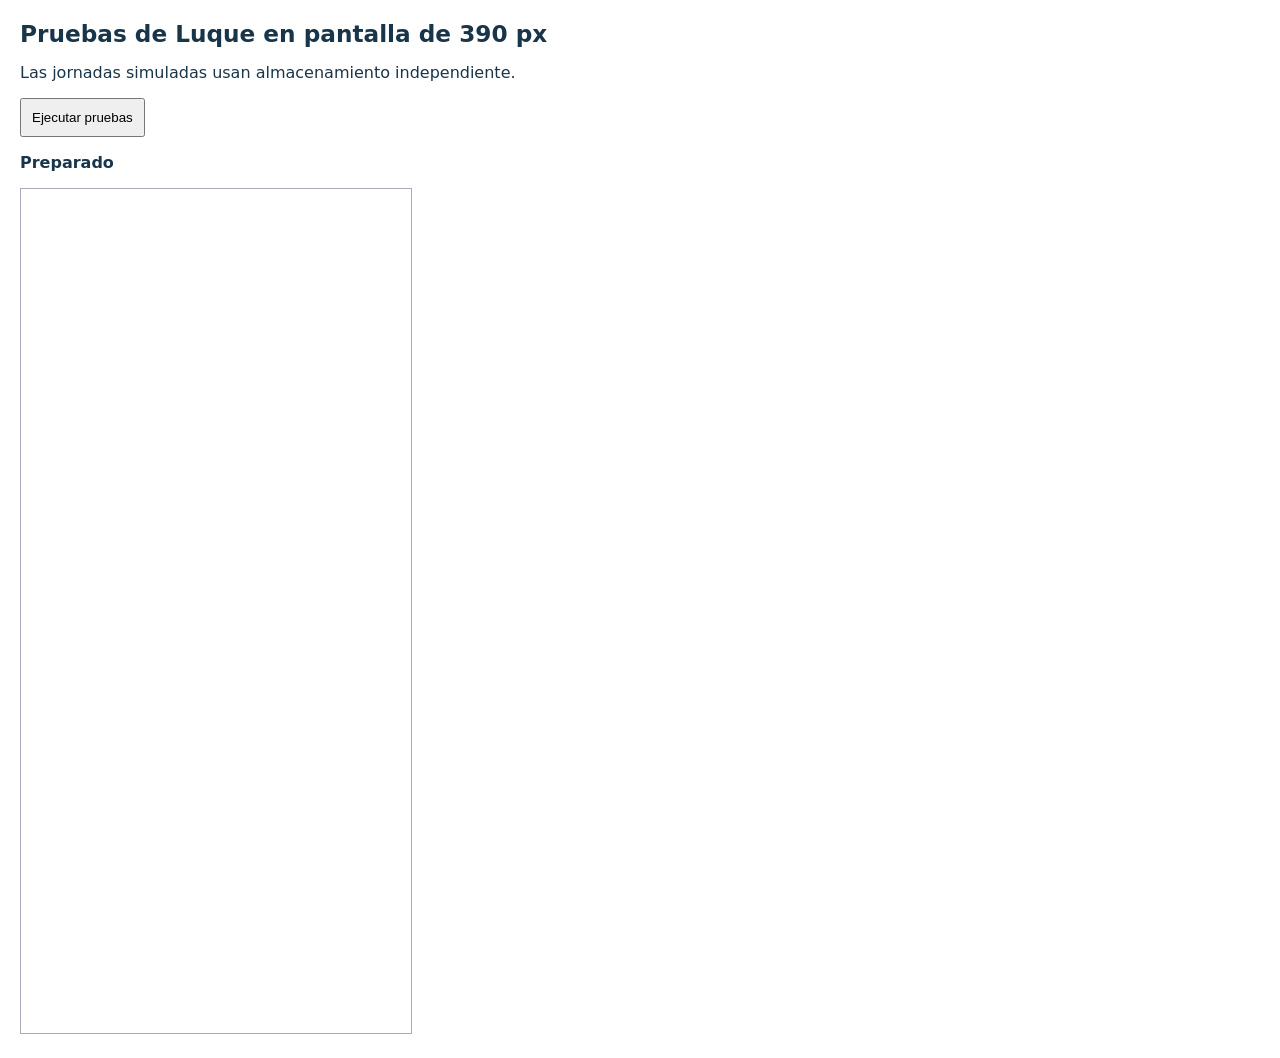
<file: pruebas/mostrador.html>
<!doctype html><html lang="es"><meta charset="utf-8"><meta name="viewport" content="width=device-width,initial-scale=1">
<title>Pruebas de Luque · mostrador</title>
<style>body{font:16px system-ui;margin:20px;color:#193549}h1{font-size:1.45rem}iframe{width:390px;max-width:100%;height:844px;border:1px solid #aab}li{margin:5px 0}.error{color:#9e2525}button{padding:10px}#estado{font-weight:bold}</style>
<h1>Pruebas de Luque en pantalla de 390 px</h1><p>Las jornadas simuladas usan almacenamiento independiente.</p>
<button id="ejecutar">Ejecutar pruebas</button><p id="estado" role="status">Preparado</p><ol id="resultados"></ol>
<iframe title="Puesto de prueba"></iframe><script src="mostrador.js"></script></html>
</file>
<file: styles.css>
/* Caja Luque — identidad Pescaderías Adolfo */

:root {
  --azul: #22326a;
  --coral: #cc4d51;
  --blanco: #ffffff;
  --gris: #f5f5f5;
  --tinta: #172044;
  --suave: #4f5a78;
  --borde: #dde1ea;
  --borde-campo: #8590ad;
  --azul-claro: #e9ecf4;

  /* Estados funcionales (siempre acompañados de icono y texto) */
  --ok: #1d6b45;
  --ok-fondo: #e6f2ec;
  --falta: #b3261e;
  --falta-fondo: #fbeae8;
  --sobra: #7a5300;
  --sobra-fondo: #fdf3df;

  --radio: 6px;
  --control: 48px;
  --letra: "Lato", Arial, sans-serif;
  --letra-dato: "Source Code Pro", Consolas, monospace;
}

* { box-sizing: border-box; }

html { -webkit-text-size-adjust: 100%; }

body {
  margin: 0;
  font-family: var(--letra);
  font-size: 16px;
  line-height: 1.5;
  background: var(--gris);
  color: var(--tinta);
}

h1 { font-weight: 900; font-size: 30px; line-height: 1.15; margin: 0 0 24px; color: var(--azul); }
h2 { font-weight: 900; font-size: 20px; line-height: 1.2; margin: 0 0 8px; color: var(--azul); }
p { margin: 0 0 8px; }
strong { font-weight: 900; }

:focus-visible { outline: 3px solid var(--coral); outline-offset: 2px; }

/* ---------- Cabecera ---------- */

.cabecera { background: var(--azul); color: var(--blanco); padding: 8px 24px 16px; }
.cabecera-in { max-width: 1080px; margin: 0 auto; display: flex; flex-wrap: wrap; align-items: center; justify-content: space-between; gap: 8px 24px; }
.logo-marco { width: 300px; height: 100px; overflow: hidden; flex: none; }
.logo-marco img { display: block; width: 400px; height: auto; }
.tienda { display: flex; flex-direction: column; text-align: right; }
.tienda span:last-child { font-size: 16px; }
.dato-etiqueta { font-family: var(--letra-dato); font-weight: 700; font-size: 14px; letter-spacing: .08em; text-transform: uppercase; }

@media (max-width: 599px) {
  .tienda { text-align: left; flex-direction: row; gap: 12px; align-items: baseline; }
}

/* ---------- Navegación ---------- */

.nav { background: var(--blanco); border-bottom: 1px solid var(--borde); }
.nav-in { max-width: 1080px; margin: 0 auto; display: flex; gap: 4px; padding: 0 24px; }
.nav-btn {
  display: flex; align-items: center; gap: 8px;
  min-height: 56px; padding: 0 16px;
  background: none; border: 0; border-bottom: 3px solid transparent;
  font: inherit; color: var(--suave); cursor: pointer;
}
.nav-btn svg { width: 26px; height: 26px; fill: none; stroke: currentColor; stroke-width: 2.4; stroke-linecap: round; stroke-linejoin: round; }
.nav-btn[aria-current="page"] { color: var(--azul); font-weight: 900; border-bottom-color: var(--coral); }

@media (max-width: 899px) {
  .nav {
    position: fixed; left: 0; right: 0; bottom: 0; z-index: 30;
    border-top: 1px solid var(--borde); border-bottom: 0;
    padding-bottom: env(safe-area-inset-bottom);
  }
  .nav-in { padding: 0; gap: 0; }
  .nav-btn {
    flex: 1; flex-direction: column; justify-content: center; gap: 2px;
    min-height: 64px; padding: 6px 2px; font-size: 14px;
    border-bottom: 0; border-top: 3px solid transparent;
  }
  .nav-btn[aria-current="page"] { border-top-color: var(--coral); }
  .nav-btn span { max-width: 100%; overflow: hidden; text-overflow: ellipsis; }
  body.con-teclado .nav { display: none; }
}

/* ---------- Estructura ---------- */

main { max-width: 1080px; margin: 0 auto; padding: 24px 24px 120px; }
@media (min-width: 900px) { main { padding: 40px 48px 64px; } }
body.con-teclado main { padding-bottom: 420px; }

.sobretitulo { font-family: var(--letra-dato); font-weight: 700; font-size: 14px; letter-spacing: .06em; text-transform: uppercase; color: var(--suave); margin-bottom: 4px; }

.tarjeta {
  background: var(--blanco);
  border: 1px solid var(--borde);
  border-radius: var(--radio);
  padding: 24px;
  margin-bottom: 24px;
}
@media (max-width: 599px) { .tarjeta { padding: 16px; margin-bottom: 16px; } }

.ayuda { color: var(--suave); font-size: 14px; margin-bottom: 16px; }
.rejilla { display: grid; grid-template-columns: repeat(auto-fit, minmax(220px, 1fr)); gap: 0 16px; }
.botones, .acciones { display: flex; flex-wrap: wrap; gap: 12px; }
.acciones { justify-content: flex-end; margin: 8px 0 24px; }
.acciones .btn { min-width: 220px; }
@media (max-width: 599px) { .acciones .btn { width: 100%; } }
fieldset.sin-marco { border: 0; padding: 0; margin: 0; min-width: 0; }

/* ---------- Formularios ---------- */

label { display: block; font-size: 14px; font-weight: 900; color: var(--tinta); margin-bottom: 16px; }
input, select, textarea {
  display: block; width: 100%;
  min-height: var(--control);
  margin-top: 6px;
  padding: 10px 12px;
  font: 400 16px/1.3 var(--letra);
  color: var(--tinta);
  background: var(--blanco);
  border: 1px solid var(--borde-campo);
  border-radius: var(--radio);
}
input:focus, select:focus, textarea:focus { border-color: var(--azul); outline: 2px solid var(--azul); outline-offset: 0; }
input:disabled, select:disabled, textarea:disabled { background: var(--gris); color: var(--suave); }
input.num { font-family: var(--letra-dato); font-weight: 700; font-size: 18px; text-align: right; }
input.num.activo { outline: 3px solid var(--coral); outline-offset: 0; border-color: var(--azul); }
input[type="date"], input[type="month"] { font-family: var(--letra-dato); font-weight: 700; }

.interruptor { display: flex; gap: 12px; align-items: flex-start; font-weight: 400; }
.interruptor input { width: 24px; min-height: 24px; height: 24px; margin: 2px 0 0; flex: none; accent-color: var(--azul); }
.interruptor small { display: block; color: var(--suave); font-size: 14px; }

/* ---------- Botones ---------- */

.btn {
  display: inline-flex; align-items: center; justify-content: center; gap: 8px;
  min-height: var(--control); padding: 0 20px;
  font: 900 16px/1.2 var(--letra);
  border-radius: var(--radio);
  border: 2px solid var(--azul);
  cursor: pointer; text-decoration: none; margin: 0;
}
.btn.primario { background: var(--azul); color: var(--blanco); }
.btn.primario:hover { background: var(--tinta); border-color: var(--tinta); }
.btn.secundario { background: var(--blanco); color: var(--azul); }
.btn.secundario:hover { background: var(--azul-claro); }
.btn.peligro { background: var(--blanco); color: var(--falta); border-color: var(--falta); }
.btn:disabled { opacity: .5; cursor: not-allowed; }
.btn-icono {
  width: var(--control); height: var(--control); flex: none;
  background: var(--blanco); color: var(--azul);
  border: 2px solid var(--azul); border-radius: var(--radio);
  font-size: 26px; line-height: 1; cursor: pointer;
}
.btn-borrar { width: 44px; height: 44px; background: none; border: 0; color: var(--falta); font-size: 20px; cursor: pointer; border-radius: var(--radio); }
.btn-borrar:hover { background: var(--falta-fondo); }

/* ---------- Fecha y pasos ---------- */

.barra-fecha { display: flex; gap: 8px; align-items: center; margin-bottom: 16px; flex-wrap: wrap; }
.barra-fecha input { flex: 1; min-width: 0; margin: 0; }
.en-linea { display: flex; align-items: center; gap: 12px; margin: 0; flex: 1; }
.en-linea input { margin: 0; }
.h1-fecha { font-size: 24px; margin-bottom: 16px; }
.h1-fecha::first-letter { text-transform: uppercase; }

.pasos { list-style: none; padding: 0; margin: 0 0 24px; display: grid; grid-template-columns: repeat(3, 1fr); gap: 8px; }
.pasos button {
  width: 100%; min-height: 64px; display: flex; align-items: center; gap: 10px;
  padding: 8px 12px; text-align: left; cursor: pointer;
  background: var(--blanco); color: var(--tinta);
  border: 1px solid var(--borde); border-radius: var(--radio); font: inherit;
}
.paso-num {
  flex: none; width: 32px; height: 32px; display: grid; place-items: center;
  border: 2px solid var(--azul); border-radius: 50%;
  font-family: var(--letra-dato); font-weight: 700; color: var(--azul);
}
.paso-txt { display: flex; flex-direction: column; line-height: 1.2; min-width: 0; }
.paso-txt small { font-size: 14px; color: var(--suave); white-space: nowrap; overflow: hidden; text-overflow: ellipsis; }
.pasos button[aria-current="step"] { border: 2px solid var(--azul); box-shadow: inset 0 -3px 0 var(--coral); }
.pasos button.hecho .paso-num { background: var(--azul); color: var(--blanco); }
@media (max-width: 599px) {
  .pasos button { flex-direction: column; align-items: center; text-align: center; gap: 4px; padding: 8px 4px; }
  .paso-txt { align-items: center; }
}

/* ---------- Listas de productos ---------- */

.cat-cab { display: flex; align-items: center; gap: 12px; margin-bottom: 8px; }
.cat-cab img { width: 44px; height: 44px; flex: none; }
.cat-cab h2 { margin: 0; }
.cat-cab .ayuda { margin: 0; }

.fila-prod {
  display: grid;
  grid-template-columns: 1fr 104px 104px;
  gap: 8px;
  align-items: center;
  min-height: 60px;
  border-bottom: 1px solid var(--gris);
}
.fila-prod.dos { grid-template-columns: 1fr 120px; }
.fila-prod input { margin: 0; }
.fila-prod.cab { min-height: 0; padding-bottom: 6px; border-bottom: 1px solid var(--borde); }
.fila-prod.cab span { font-family: var(--letra-dato); font-weight: 700; font-size: 14px; color: var(--suave); text-transform: uppercase; letter-spacing: .04em; }
.fila-prod.cab span:not(:first-child) { text-align: right; }
.nombre-prod { display: flex; flex-wrap: wrap; align-items: center; gap: 4px 8px; }
.con-dato .nombre-prod { font-weight: 900; color: var(--azul); }
.con-dato .nombre-prod::before { content: ""; width: 8px; height: 8px; background: var(--coral); transform: rotate(45deg); flex: none; }
.dato { text-align: right; font-family: var(--letra-dato); font-weight: 700; color: var(--suave); }
.etiqueta { font-family: var(--letra-dato); font-weight: 700; font-size: 14px; color: var(--suave); background: var(--gris); border-radius: 4px; padding: 0 6px; }
.oculto { display: none !important; }

details.otros { margin-top: 8px; }
summary { cursor: pointer; font-weight: 900; color: var(--azul); min-height: 44px; display: flex; align-items: center; }

@media (max-width: 420px) {
  .fila-prod { grid-template-columns: 1fr 88px 88px; }
}

/* ---------- Retiradas y mermas ---------- */

.lista-salidas { margin-top: 16px; }
.salida { display: grid; grid-template-columns: auto 1fr auto 44px; gap: 12px; align-items: center; padding: 8px 0; border-top: 1px solid var(--gris); }
.salida small { display: block; color: var(--suave); font-size: 14px; }

/* ---------- Avisos y resultados ---------- */

.icono { width: 40px; height: 40px; flex: none; }
.icono svg { width: 100%; height: 100%; fill: none; stroke: currentColor; stroke-width: 2.4; stroke-linecap: round; stroke-linejoin: round; }

.aviso {
  display: flex; gap: 12px; align-items: center; flex-wrap: wrap;
  background: var(--blanco); border: 1px solid var(--borde); border-left: 4px solid var(--azul);
  border-radius: var(--radio); padding: 16px; margin-bottom: 16px;
}
.aviso .icono { color: var(--azul); }
.aviso > div { flex: 1; min-width: 180px; }
.aviso p { margin: 0; color: var(--suave); font-size: 14px; }
.aviso.ok { border-left-color: var(--ok); }
.aviso.ok .icono { color: var(--ok); }

.resultado {
  display: flex; gap: 16px; align-items: center; flex-wrap: wrap;
  border-radius: var(--radio); padding: 24px; margin-bottom: 24px;
  background: var(--blanco); border: 1px solid var(--borde); border-left-width: 6px;
}
.resultado .icono { width: 56px; height: 56px; }
.resultado > div { flex: 1; min-width: 200px; }
.resultado .grande { font-size: 28px; font-weight: 900; line-height: 1.15; margin: 0; }
.resultado p { margin: 4px 0 0; color: var(--suave); }
.resultado.ok { background: var(--ok-fondo); border-color: var(--ok); }
.resultado.ok .icono, .resultado.ok .grande { color: var(--ok); }
.resultado.falta { background: var(--falta-fondo); border-color: var(--falta); }
.resultado.falta .icono, .resultado.falta .grande { color: var(--falta); }
.resultado.sobra { background: var(--sobra-fondo); border-color: var(--sobra); }
.resultado.sobra .icono, .resultado.sobra .grande { color: var(--sobra); }
.resultado.pendiente { border-color: var(--azul); }
.resultado.pendiente .icono, .resultado.pendiente .grande { color: var(--azul); }

.ok { color: var(--ok); }
.falta { color: var(--falta); }
.sobra { color: var(--sobra); }

/* ---------- Cifras ---------- */

.cifras { display: grid; grid-template-columns: repeat(auto-fit, minmax(140px, 1fr)); gap: 12px; margin-bottom: 24px; }
.cifra { background: var(--blanco); border: 1px solid var(--borde); border-radius: var(--radio); padding: 16px; }
.cifra small { display: block; color: var(--suave); font-size: 14px; }
.cifra strong { font-family: var(--letra-dato); font-weight: 700; font-size: 22px; color: var(--tinta); }

/* ---------- Gráfico de barras ---------- */

.grafico { display: flex; align-items: flex-end; gap: 8px; height: 180px; padding-top: 24px; }
.barra { flex: 1; display: flex; flex-direction: column; align-items: center; justify-content: flex-end; height: 100%; min-width: 0; }
.barra-col { width: 100%; max-width: 56px; background: var(--azul); border-radius: 4px 4px 0 0; min-height: 2px; }
.barra.provisional .barra-col { background: #c3c9db; }
.barra.hoy .barra-col { box-shadow: inset 0 4px 0 var(--coral); }
.barra-valor { font-family: var(--letra-dato); font-weight: 700; font-size: 14px; color: var(--tinta); white-space: nowrap; margin-bottom: 4px; }
.barra-dia { font-family: var(--letra-dato); font-weight: 700; font-size: 14px; color: var(--suave); margin-top: 6px; }
.grafico.denso .barra-valor { display: none; }
.grafico.denso { gap: 3px; }
@media (max-width: 599px) { .grafico .barra-valor { display: none; } }

/* ---------- Detalle de cuadre ---------- */

.linea { display: grid; grid-template-columns: 1fr auto; gap: 4px 16px; padding: 10px 0; border-bottom: 1px solid var(--gris); }
.linea small { color: var(--suave); font-size: 14px; font-family: var(--letra-dato); font-weight: 700; }
.linea .importe { font-family: var(--letra-dato); font-weight: 700; text-align: right; grid-row: span 2; align-self: center; }
.linea.total { border-top: 2px solid var(--azul); border-bottom: 0; font-weight: 900; }
.linea.total .importe { font-size: 20px; }

/* ---------- Tablas ---------- */

.tabla-envoltorio { overflow-x: auto; }
.tabla { width: 100%; border-collapse: collapse; }
.tabla th, .tabla td { padding: 12px 8px; text-align: right; border-bottom: 1px solid var(--borde); white-space: nowrap; }
.tabla td { font-family: var(--letra-dato); font-weight: 700; }
.tabla th:first-child, .tabla td:first-child { text-align: left; font-family: var(--letra); font-weight: 400; }
.tabla th { font-size: 14px; font-weight: 900; color: var(--suave); }
.tabla tbody tr[data-fecha] { cursor: pointer; }
.tabla tbody tr[data-fecha]:hover { background: var(--gris); }
.vacio { color: var(--suave); text-align: center !important; padding: 24px !important; font-family: var(--letra) !important; font-weight: 400 !important; }

/* ---------- Productos ---------- */

.productos .fila-prod { grid-template-columns: 1fr 110px 44px; }
.productos.f-cong { overflow-x: auto; }
.productos.f-cong .fila-prod { grid-template-columns: 1.6fr 1fr 1.3fr repeat(4, 1fr) 44px; min-width: 860px; }
.productos .fila-prod input:first-child { text-align: left; }
.productos select { margin: 0; }

/* ---------- Desglose de efectivo ---------- */

details#desglose { margin-bottom: 16px; }
.desglose { display: grid; grid-template-columns: repeat(auto-fill, minmax(140px, 1fr)); gap: 8px 12px; }
.desglose label { margin: 0; display: grid; grid-template-columns: 60px 1fr; align-items: center; gap: 8px; }
.desglose span { text-align: right; font-family: var(--letra-dato); font-weight: 700; }
.desglose input { margin: 0; }

/* ---------- Teclado del mostrador ---------- */

.teclado {
  position: fixed; left: 0; right: 0; bottom: 0; z-index: 50;
  background: var(--blanco); border-top: 1px solid var(--borde);
  box-shadow: 0 -4px 16px rgba(23, 32, 68, .12);
  padding: 12px 16px calc(12px + env(safe-area-inset-bottom));
}
.teclado-in { max-width: 520px; margin: 0 auto; }
.teclado-cab { display: flex; justify-content: space-between; align-items: baseline; gap: 12px; margin-bottom: 8px; }
#teclado-campo { font-weight: 900; color: var(--azul); overflow: hidden; text-overflow: ellipsis; white-space: nowrap; }
#teclado-valor { font-family: var(--letra-dato); font-weight: 700; font-size: 24px; }
.teclado-teclas { display: grid; grid-template-columns: repeat(3, 1fr); gap: 8px; margin-bottom: 8px; }
.teclado-teclas button {
  min-height: 56px; font-family: var(--letra-dato); font-weight: 700; font-size: 24px;
  background: var(--gris); color: var(--tinta); border: 1px solid var(--borde); border-radius: var(--radio); cursor: pointer;
}
.teclado-teclas button:active { background: var(--azul-claro); }
.teclado-acciones { display: grid; grid-template-columns: 1fr 1fr 1.3fr; gap: 8px; }
.teclado-acciones .btn { padding: 0 8px; }

/* ---------- Mensaje flotante ---------- */

.toast {
  position: fixed; left: 50%; bottom: 96px; transform: translateX(-50%);
  background: var(--tinta); color: var(--blanco);
  padding: 12px 20px; border-radius: var(--radio); z-index: 60;
  opacity: 0; pointer-events: none; transition: opacity .2s;
  max-width: calc(100% - 48px);
}
.toast.visible { opacity: 1; }

@media (prefers-reduced-motion: reduce) {
  * { transition: none !important; scroll-behavior: auto !important; }
}

/* ---------- Rellenar rápido ---------- */

.codigo { font-family: var(--letra-dato); font-weight: 700; font-size: 14px; color: var(--suave); }
.con-dato .nombre-prod .codigo { color: var(--suave); }
#rapido textarea { font-size: 16px; }
#rapido .botones { margin-bottom: 8px; }
#rapido-revision h3 { font-size: 18px; color: var(--azul); margin: 24px 0 4px; }
.fila-prod.rev { grid-template-columns: 28px 1fr 96px 96px; }
.fila-prod.rev input[type="checkbox"] { width: 24px; min-height: 24px; height: 24px; margin: 0; accent-color: var(--azul); }
.fila-prod.cab.rev span:nth-child(2) { text-align: left; }
.fila-prod.rev .nota { display: block; width: 100%; font-size: 14px; color: var(--suave); font-weight: 400; }
.fila-prod.rev.dudosa { background: var(--sobra-fondo); }
.fila-prod.rev.dudosa .nota { color: var(--sobra); font-weight: 900; }
#rapido-revision .aviso { margin-top: 16px; }
#rapido-revision .botones { margin-top: 16px; }
@media (max-width: 420px) { .fila-prod.rev { grid-template-columns: 24px 1fr 80px 80px; gap: 6px; } }

.celda-rev { min-width: 0; }
.celda-rev input { font-size: 16px; padding: 8px 6px; }
.fila-prod.rev { padding: 6px 0; }

/* Revisión del cierre en el mostrador */
.incidencias { margin: .45rem 0; padding-left: 1.3rem; }
.incidencias li { margin-bottom: .35rem; }
.error-fijo, #faltas-cierre { border: 2px solid #a33c39; padding: .8rem; border-radius: .7rem; background: #fff7f4; color: #592522; }
.error-fijo { position: sticky; top: 0; z-index: 25; }
details.tarjeta > summary { cursor: pointer; font-weight: 700; }
details.tarjeta[open] > summary { margin-bottom: .8rem; }
.revision-cifras { display: grid; grid-template-columns: repeat(2,minmax(0,1fr)); gap: .6rem; margin: .7rem 0 1rem; }
.revision-cifras .cifra { min-width: 0; }
.revision-cifras strong { display: block; font-variant-numeric: tabular-nums; }
#vista-dia [hidden], #guardado-error[hidden] { display: none !important; }
#faltas-cierre { flex: 1 0 100%; }
#panel-2 .acciones { flex-wrap: wrap; }
.revision-registro { overflow-wrap: anywhere; }
.revision-registro pre { white-space: pre-wrap; font-size: .82rem; }
.productos:not(.f-cong) .fila-prod { grid-template-columns: minmax(72px,1fr) minmax(42px,.4fr) minmax(55px,.5fr) 36px; }
</file>
